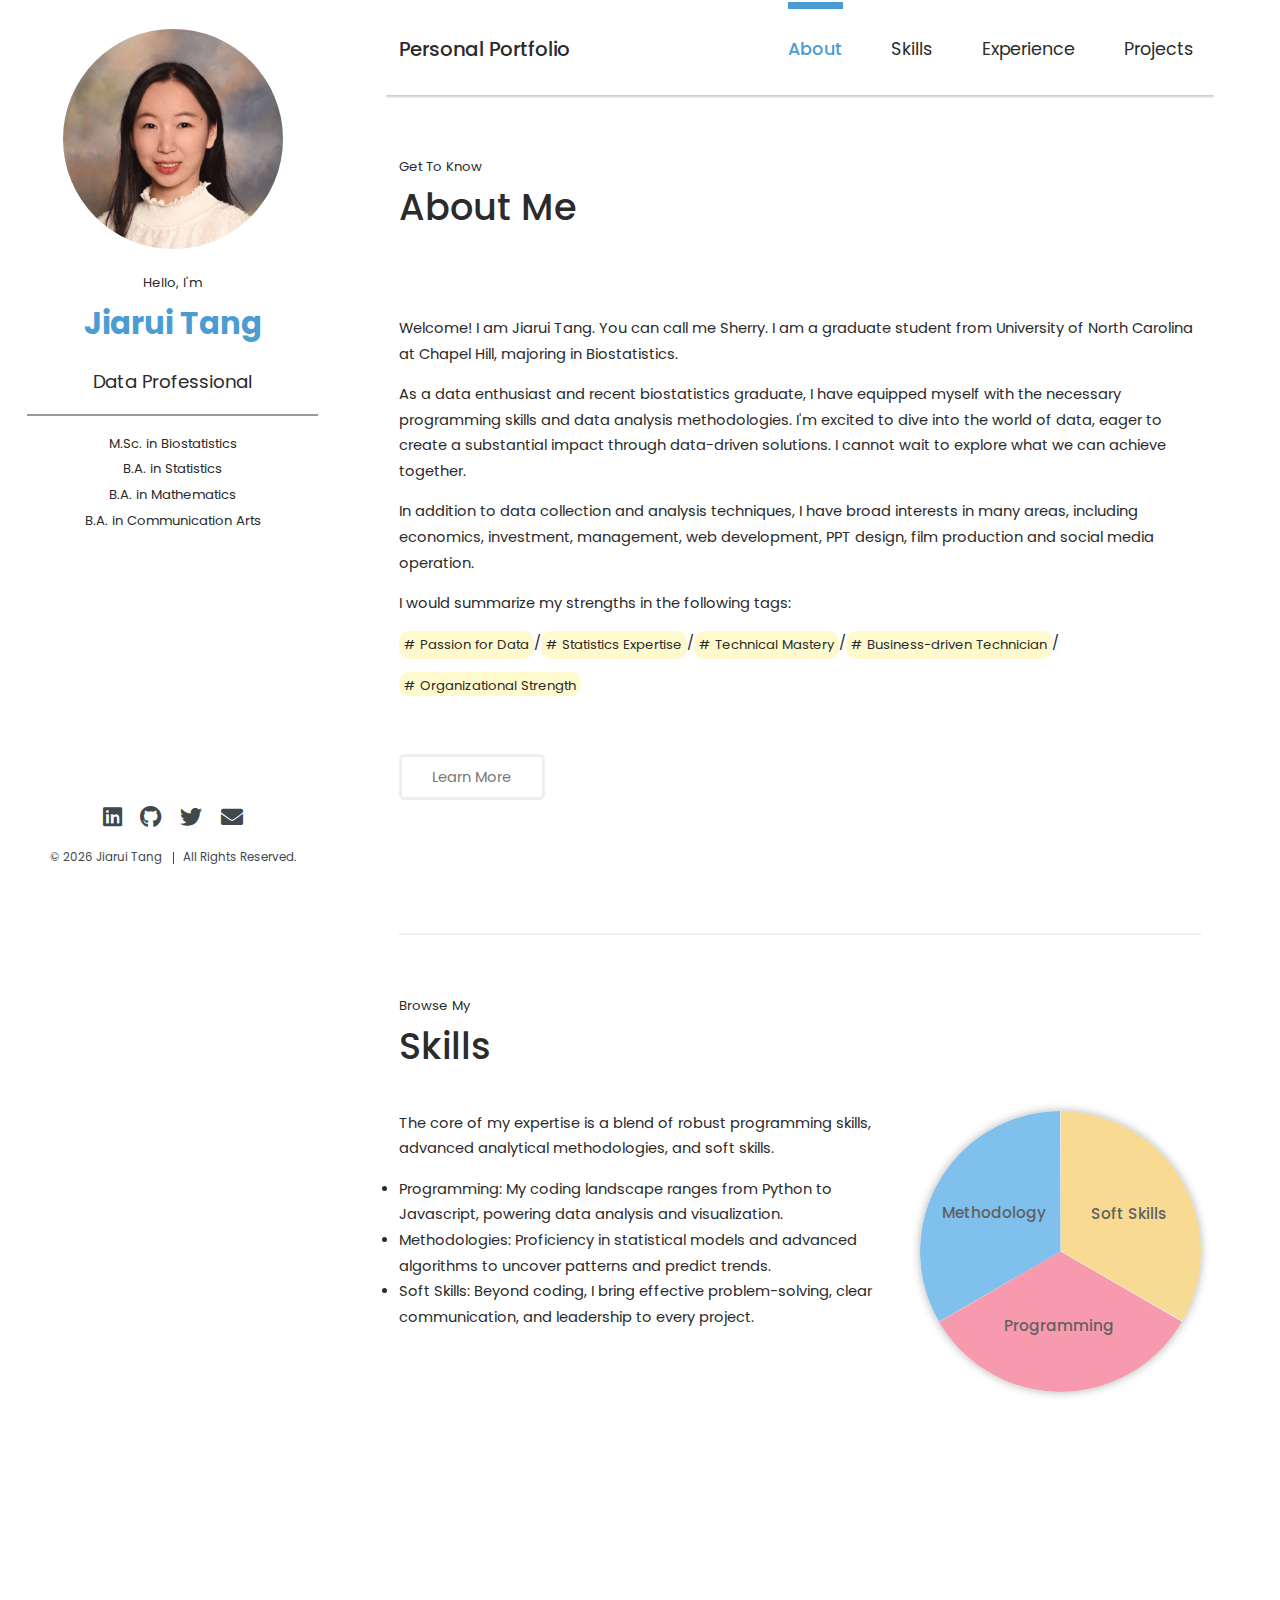
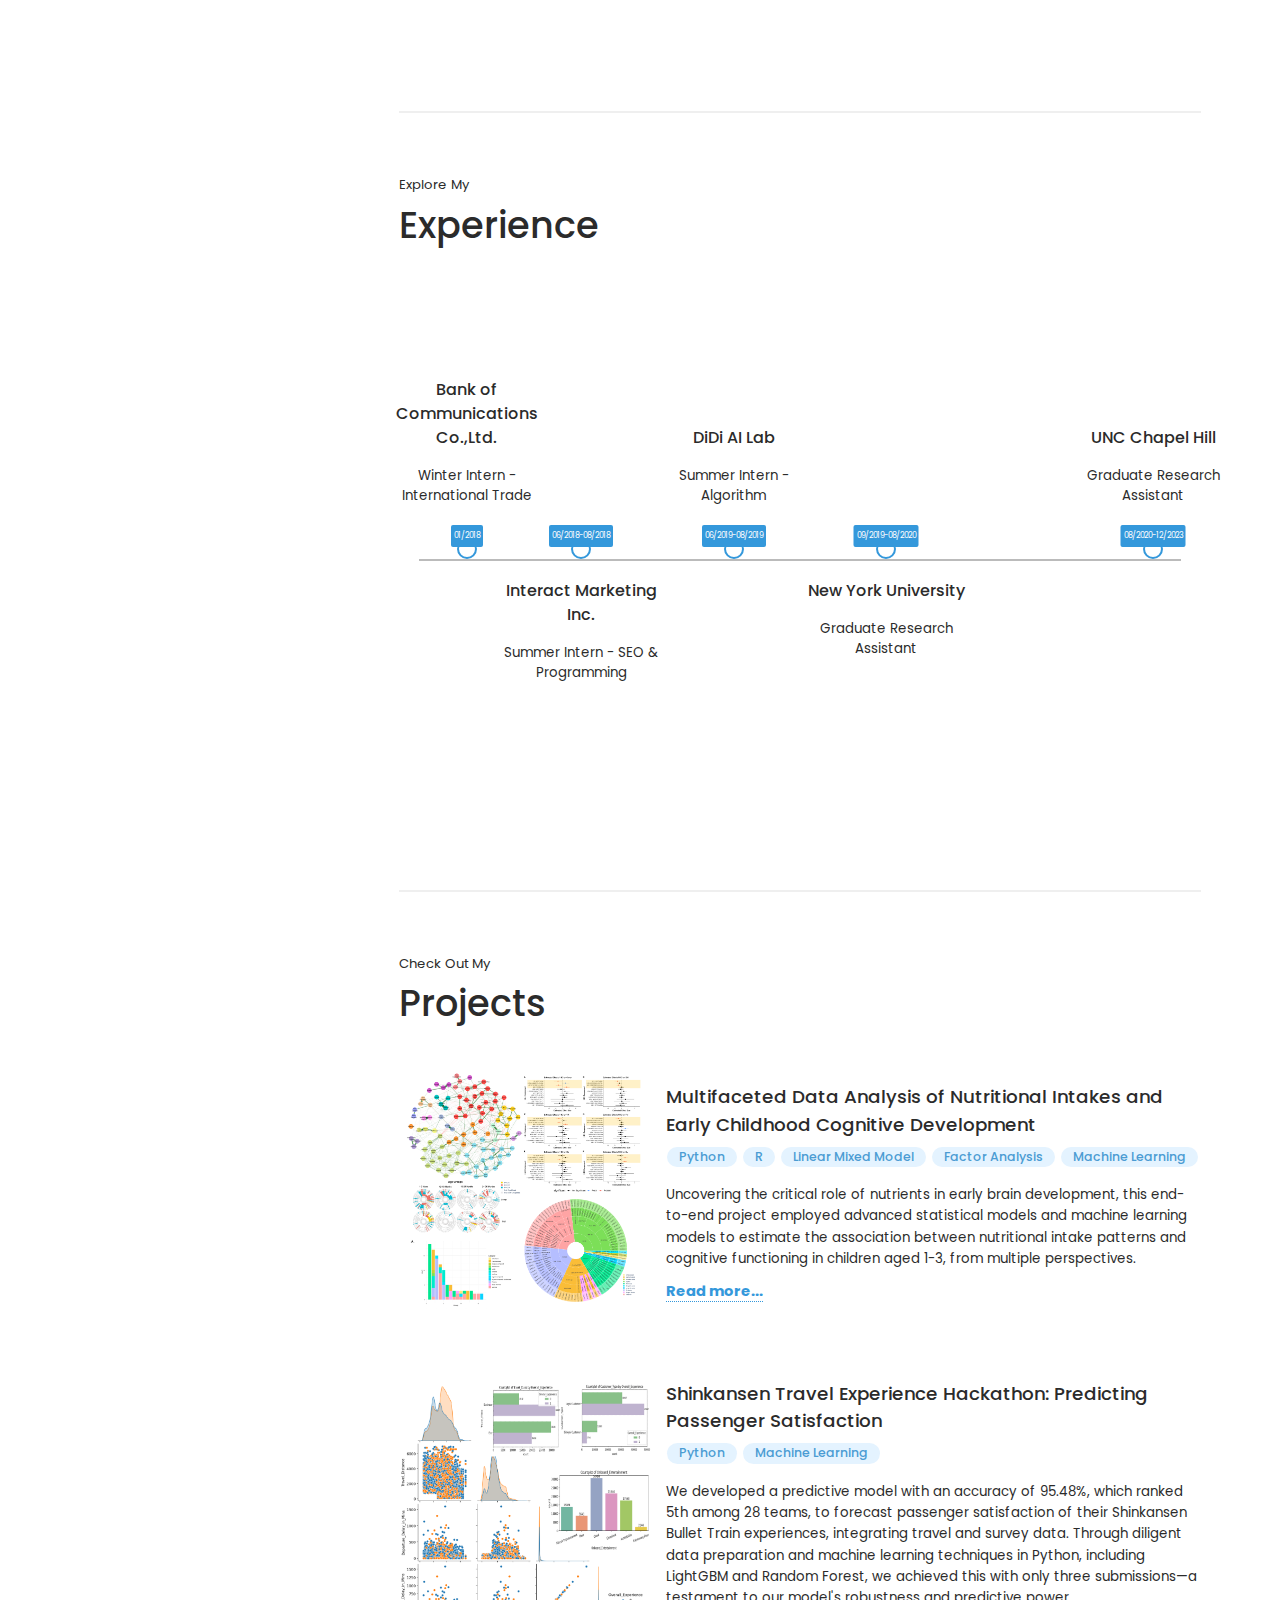
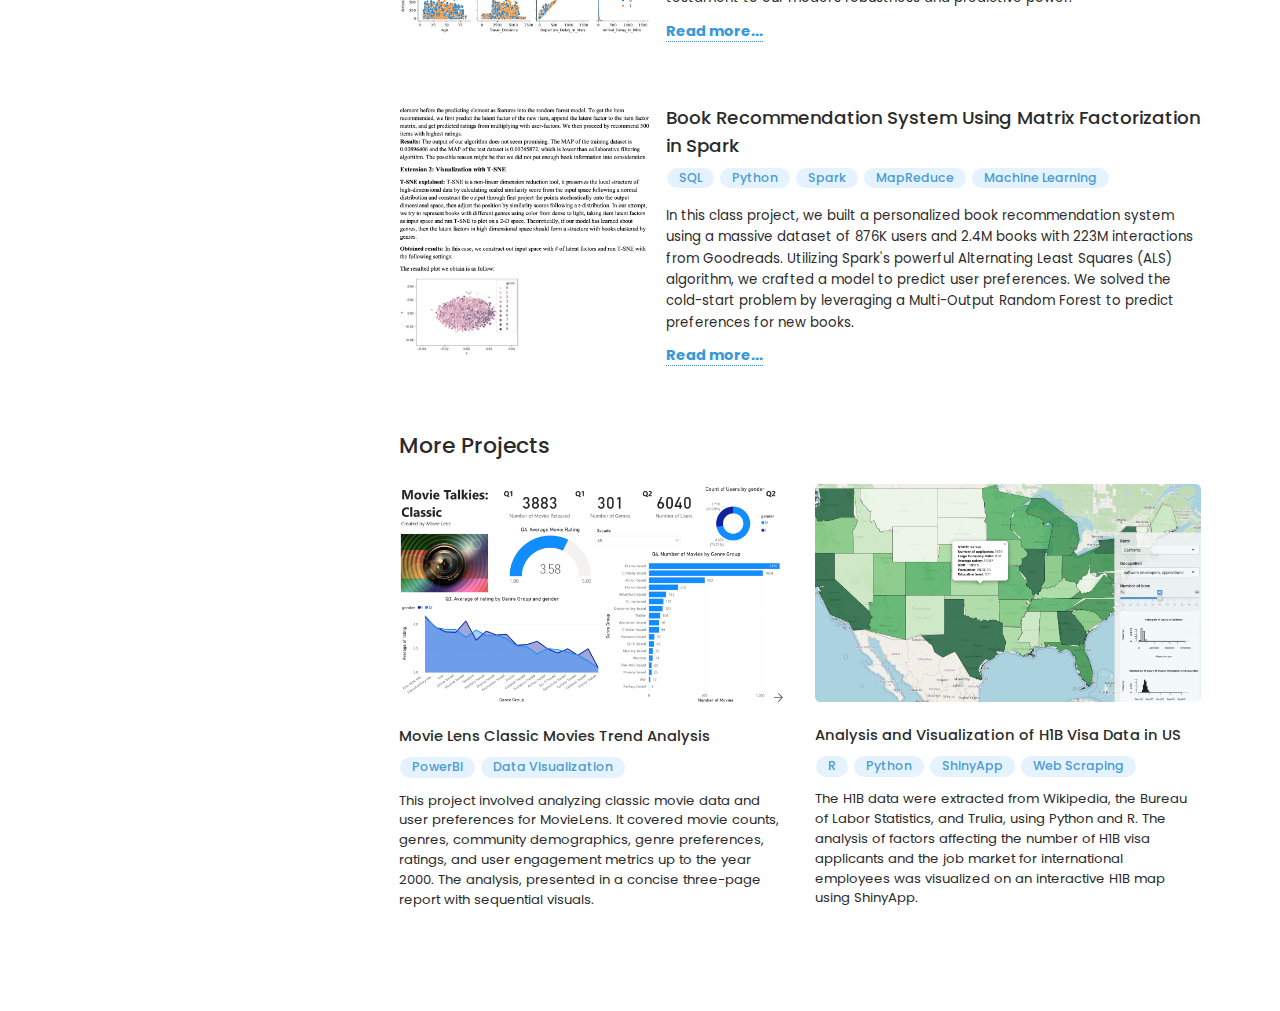
<file: index.html>
<!DOCTYPE HTML>
<!--
	Strata by HTML5 UP
	html5up.net | @ajlkn
	Free for personal and commercial use under the CCA 3.0 license (html5up.net/license)
-->
<html>
	<head>
		<title>Jiarui Tang's Personal Portfolio</title>
		<meta charset="utf-8" />
		<meta name="viewport" content="width=device-width, initial-scale=1" />
		<link rel="stylesheet" href="assets/css/main.css" />
	</head>
	<body class="is-preload">

		<!-- Header -->
			<header id="header">
				<div class="inner">
					<a href="#" class="image avatar"><img src="images/profile_img.jpeg" alt="" /></a>
					<h5>Hello, I'm</h5>
					<h1><strong>Jiarui Tang</strong></h1><br />
					<h3>Data Professional</h3>
					<hr>
					<p>M.Sc. in Biostatistics</p>
					<p>B.A. in Statistics</p>
					<p>B.A. in Mathematics</p>
					<p>B.A. in Communication Arts</p>
				</div>
				<div class="arrow-container">
					<img
						src="./assets/arrow.png"
						alt="Arrow icon"
						class="icon arrow mobile-header"
						onclick="location.href='./#about'"
					/>
				</div>
			</header>
		
			<!-- Nav -->
			<button id="openbtn" class="openbtn" onclick="openNav()" title="Navigation Bar">&#9776;</button>
			
			<nav id="desktop-nav">
				<div class="title">
					<a href="#">Personal Portfolio</a>
				</div>
				<div>
					<ul class="nav-links">
					<li><a href="#about" id="about-link-top" class="focus">About</a></li>
					<li><a href="#skills" id="skills-link">Skills</a></li>
					<li><a href="#experience" id="experience-link">Experience</a></li>
					<li><a href="#projects" id="projects-link">Projects</a></li>
					</ul>
				</div>
			</nav>

			<nav id="scroll-nav">
				<div class="title">
					<a href="#">Personal Portfolio</a>
				</div>
				<div class="title mobile">
					<a href="#">Jiarui Tang</a>
				</div>
				<div>
					<ul class="nav-links">
					<li><a href="#about" id="about-link" class="focus">About</a></li>
					<li><a href="#skills" id="skills-link">Skills</a></li>
					<li><a href="#experience" id="experience-link">Experience</a></li>
					<li><a href="#projects" id="projects-link">Projects</a></li>
					</ul>
				</div>
				<!-- Button to close the overlay navigation -->
				<a href="javascript:void(0)" class="closebtn" onclick="closeNav()">&times;</a>
			</nav>
			
			<nav id="hamburger-nav">
				<div class="hamburger-menu">
				  <div class="hamburger-icon" onclick="toggleMenu()">
					<span></span>
					<span></span>
					<span></span>
				  </div>
				  <div class="menu-links">
					<li><a href="#about" onclick="toggleMenu()">About</a></li>
					<li><a href="#skills" onclick="toggleMenu()">Skills</a></li>
					<li><a href="#experience" onclick="toggleMenu()">Experience</a></li>
					<li><a href="#projects" onclick="toggleMenu()">Projects</a></li>
					<li><a href="#contact" onclick="toggleMenu()">Contact</a></li>
				  </div>
				</div>
			</nav>
		
			<!--Back to Top-->
			<a onclick="topFunction()" href="#" id="back-to-top" class="back-to-top" style="display: inline;">
				<p class="back-to-top">Top</p>
				<img src="assets/icon/icons8-up-arrow-64.png">
			</a>
			

		<!-- Main -->
			<div id="main">
				<!-- About -->
					<section id="about">
						<header class="major">
							<p>Get To Know</p>
							<b><h1>About Me</h1></b>
						</header>
						<div>
							<p>Welcome! I am Jiarui Tang. You can call me Sherry. I am a graduate student from University of North Carolina at Chapel Hill, majoring in Biostatistics.</p>
							<p>As a data enthusiast and recent biostatistics graduate, I have equipped myself with the necessary programming skills and data analysis methodologies. I'm excited to dive into the world of data, eager to create a substantial impact through data-driven solutions. I cannot wait to explore what we can achieve together. </p>
							<p>In addition to data collection and analysis techniques, I have broad interests in many areas, including economics, investment, management, web development, PPT design, film production and social media operation.</p>
							<p>I would summarize my strengths in the following tags:</p>
							<div class="row gtr-0">
								<!-- <h5 class="nobold">Tags: </h5> -->
								<h6 class="nobold tag"># Passion for Data</h6><p>/</p>
								<h6 class="nobold tag"># Statistics Expertise</h6><p>/</p>
								<h6 class="nobold tag"># Technical Mastery</h6><p>/</p>
								<h6 class="nobold tag"># Business-driven Technician</h6><p>/</p>
								<h6 class="nobold tag"># Organizational Strength</h6>
							</div>
						</div>

						<!-- Learn More Button -->
						<ul class="actions">
							<li><a href="about.html" class="button" target="_blank">Learn More</a></li>
						</ul>

					</section>

				<!-- Skills -->
				<section id="skills">
					<header class="major">
						<p>Browse My</p>
						<b><h1>Skills</h1></b>
					</header>

					<div class="skills-container">
						<div class="skills-detail">
							<div class="skillsintro-container">
								<p>
									The core of my expertise is a blend of robust programming skills, advanced analytical methodologies, and soft skills.
								</p>
								<div>
									<li>Programming: My coding landscape ranges from Python to Javascript, powering data analysis and visualization.</li>
									<li>Methodologies: Proficiency in statistical models and advanced algorithms to uncover patterns and predict trends.</li>
									<li>Soft Skills: Beyond coding, I bring effective problem-solving, clear communication, and leadership to every project.</li>
								</div>
							</div>

							<div class="mobile-skills-title">Programming</div>
							<div class="programming-container">
								<div class="programming-skills">
									<div class="skill-name">Python</div>
									<div class="skill-line"><div class="skill-percentage" style="width: 95%;"></div></div>
								</div>
								<div class="programming-skills">
									<div class="skill-name">PyTorch</div>
									<div class="skill-line"><div class="skill-percentage" style="width: 85%;"></div></div>
								</div>
								<div class="programming-skills">
									<div class="skill-name">TensorFlow</div>
									<div class="skill-line"><div class="skill-percentage" style="width: 75%;"></div></div>
								</div>
								<div class="programming-skills">
									<div class="skill-name">R</div>
									<div class="skill-line"><div class="skill-percentage" style="width: 95%;"></div></div>
								</div>
								<div class="programming-skills">
									<div class="skill-name">Java</div>
									<div class="skill-line"><div class="skill-percentage" style="width: 50%;"></div></div>
								</div>
								<div class="programming-skills">
									<div class="skill-name">SAS</div>
									<div class="skill-line"><div class="skill-percentage" style="width: 75%;"></div></div>
								</div>
								
								<div class="programming-skills">
									<div class="skill-name">SQL</div>
									<div class="skill-line"><div class="skill-percentage" style="width: 80%;"></div></div>
								</div>
								<div class="programming-skills">
									<div class="skill-name">Spark</div>
									<div class="skill-line"><div class="skill-percentage" style="width: 30%;"></div></div>
								</div>
								<div class="programming-skills">
									<div class="skill-name">HTML, CSS, JavaScript</div>
									<div class="skill-line"><div class="skill-percentage" style="width: 30%;"></div></div>
								</div>
							</div>
							<div class="mobile-skills-title">Methodology</div>
							<div class="skills-wrapper">
								<div class="skill">
								  <div class="skill-icon">
									<i class="fas fa-chart-line"></i>
								  </div>
								  <h3 class="skill-title">Statistical Modeling</h3>
								  <p class="skill-description">Regression Analysis, Hypothesis Testing, Longitudinal Data Analysis, Survival Analysis, Factor Analysis.</p>
								</div>
								<div class="skill">
								  <div class="skill-icon">
									<i class="fas fa-code"></i>
								  </div>
								  <h3 class="skill-title">Machine Learning</h3>
								  <p class="skill-description">Logistic Regression, Decision Tree, Random Forests, XGBoost, SVM.</p>
								</div>
								<div class="skill">
								  <div class="skill-icon">
									<i class="fas fa-chart-pie"></i>
								  </div>
								  <h3 class="skill-title">Deep Learning</h3>
								  <p class="skill-description">UNet, CNN, RNN, LSTM, VAE.</p>
								</div>
								<div class="skill">
								  <div class="skill-icon">
									<i class="fas fa-paint-brush"></i>
								  </div>
								  <h3 class="skill-title">Mathematics</h3>
								  <p class="skill-description">Linear Algebra, Linear Optimization, Stochastic Process.</p>
								</div>
							</div>
							<div class="mobile-skills-title" style="padding-left: 5%;">Soft Skills</div>
							<div id="soft-list" class="soft-list">
								<div class="soft-item">
									<div class="soft-title">Empathy</div>
									<div class="soft-description">Understanding and sharing the feelings of others.</div>
								</div>
								<div class="soft-item">
									<div class="soft-title">Problem-Solving</div>
									<div class="soft-description">Effectively analyzing issues and finding the best solutions.</div>
								</div>
								<div class="soft-item">
									<div class="soft-title">Information Searching</div>
									<div class="soft-description">Identifying, locating, evaluating, and effectively using information.</div>
								</div>
								<div class="soft-item">
									<div class="soft-title">Summarizing</div>
									<div class="soft-description">Condensing information to its most essential points.</div>
								</div>
								<div class="soft-item">
									<div class="soft-title">Leadership</div>
									<div class="soft-description">Inspiring and guiding individuals or groups towards achieving goals.</div>
								</div>
							</div>
							
						</div>
						
						<div class="circle-plot">
							<div class="segment programming" data-category="programming" id="programming-container-pie"><h4>Programming</h4></div>
							<div class="segment methodology" data-category="methodology" id="skills-wrapper-pie"><h4>Methodology</h4></div>
							<div class="segment soft-skills" data-category="soft-skills" id="soft-list-pie"><h4>Soft Skills</h4></div>
						</div>
					</div>
				</section>


				<!-- Experience -->
				<section id="experience">
					<header class="major">
						<p>Explore My</p>
						<b><h1>Experience</h1></b>
					</header>
					<div class="timeline-container" id="timeline-desktop">
						<div class="timeline">
							<div class="timeline-point" data-year="01/2018">
								<div class="content top">
									<h3>Bank of Communications Co.,Ltd.</h3>
									<p>Winter Intern - International Trade</p>
								</div>
							</div>
							<div class="timeline-point" data-year="06/2018-08/2018">
								<div class="content bottom">
									<h3>Interact Marketing Inc.</h3>
									<p>Summer Intern - SEO & Programming</p>
								</div>
							</div>
							<div class="timeline-point" data-year="06/2019-08/2019">
								<div class="content top">
									<h3>DiDi AI Lab</h3>
									<p>Summer Intern - Algorithm</p>
								</div>
							</div>
							<div class="timeline-point" data-year="09/2019-08/2020">
								<div class="content bottom">
									<h3>New York University</h3>
									<p>Graduate Research Assistant</p>
								</div>
							</div>
							<div class="timeline-point" data-year="08/2020-12/2023">
								<div class="content top">
									<h3>UNC Chapel Hill</h3>
									<p>Graduate Research Assistant</p>
								</div>
							</div>
						</div>
					</div>
					<div class="timeline-container" id="timeline-mobile">
						<div class="timeline">
							<div class="timeline-block">
								<div class="timeline-point" data-year="01/2018"></div>
									<div class="content">
											<h3>Bank of Communications Co.,Ltd.</h3>
											<p>Winter Intern - International Trade</p>
									</div>
							</div>
						  <!-- ... other blocks ... -->
							<div class="timeline-block">
								<div class="timeline-point" data-year="06/2018-08/2018"></div>
									<div class="content left">
											<h3>Interact Marketing Inc.</h3>
											<p>Summer Intern - SEO & Programming</p>
									</div>
								
							</div>
						  <!-- other block -->
							<div class="timeline-block">
								<div class="timeline-point" data-year="06/2019-08/2019"></div>
									<div class="content">
										<h3>DiDi AI Lab</h3>
										<p>Summer Intern - Algorithm</p>
									</div>
								
							</div>
						  <!-- other block -->
							<div class="timeline-block">
								<div class="timeline-point" data-year="09/2019-08/2020"></div>
									<div class="content left">
										<h3>New York University</h3>
										<p>Graduate Research Assistant</p>
									</div>
								
							</div>
						  <!-- other block -->
							<div class="timeline-block">
								<div class="timeline-point" data-year="08/2020-12/2023"></div>
									<div class="content">
										<h3>UNC Chapel Hill</h3>
										<p>Graduate Research Assistant</p>
									</div>
								</div>
							
						</div>
					</div>				
				</section>

				<!-- Projects -->
					<section id="projects">
						<header class="major">
							<p>Check Out My</p>
							<b><h1>Projects</h1></b>
						</header>
						<div class="project desktop">
							<div class="project-image">
								<img src="images/dietary_intake_overview.png" alt="Project Image">
							</div>
							<div class="project-description">
								<h4>Multifaceted Data Analysis of Nutritional Intakes and Early Childhood Cognitive Development</h4>
								<div class="project-tools">
									<span class="tool-tag">Python</span>
									<span class="tool-tag">R</span>
									<span class="tool-tag">Linear Mixed Model</span>
									<span class="tool-tag">Factor Analysis</span>
									<span class="tool-tag">Machine Learning</span>
								</div>
								<p>
									Uncovering the critical role of nutrients in early brain development, this end-to-end project employed advanced statistical models and machine learning models to estimate the association between nutritional intake patterns and cognitive functioning in children aged 1-3, from multiple perspectives. 
								</p>
								<a href="nutritional-intake-project.html" target="_blank">Read more...</a>
							</div>
						</div>
						<div class="tablet">
							<h4>Multifaceted Data Analysis of Nutritional Intakes and Early Childhood Cognitive Development</h4>
							<div class="project-tools">
								<span class="tool-tag">Python</span>
								<span class="tool-tag">R</span>
								<span class="tool-tag">Linear Mixed Model</span>
								<span class="tool-tag">Factor Analysis</span>
								<span class="tool-tag">Machine Learning</span>
							</div>
							<div class="project">
								<div class="project-image">
									<img src="images/dietary_intake_overview.png" alt="Project Image">
								</div>
								<div class="project-image portrait">
									<img src="images/dietary-intake-portrait.png" alt="Project Image">
								</div>
								<div class="project-description">
									<p>
										Uncovering the critical role of nutrients in early brain development, this end-to-end project employed advanced statistical models and machine learning models to estimate the association between nutritional intake patterns and cognitive functioning in children aged 1-3, from multiple perspectives. 
									</p>
									<a href="nutritional-intake-project.html" target="_blank">Read more...</a>
								</div>
							</div>
						</div>

						<div class="project desktop">
							<div class="project-image">
								<img src="images/passenger-experienc-project-poster.png" alt="Shinkansen Travel Experience Hackathon Image">
							</div>
							<div class="project-description">
								<h4>Shinkansen Travel Experience Hackathon: Predicting Passenger Satisfaction</h4>
								<div class="project-tools">
									<span class="tool-tag">Python</span>
									<span class="tool-tag">Machine Learning</span>
								</div>
								<p>
									We developed a predictive model with an accuracy of 95.48%, which ranked 5th among 28 teams, to forecast passenger satisfaction of their Shinkansen Bullet Train experiences, integrating travel and survey data. Through diligent data preparation and machine learning techniques in Python, including LightGBM and Random Forest, we achieved this with only three submissions—a testament to our model's robustness and predictive power.
								</p>
								<a href="passenger-experience-project.html" target="_blank">Read more...</a>
							</div>
						</div>
						<div class="tablet">
							<h4>Shinkansen Travel Experience Hackathon: Predicting Passenger Satisfaction</h4>
							<div class="project-tools">
								<span class="tool-tag">Python</span>
								<span class="tool-tag">Machine Learning</span>
							</div>
							<div class="project">
								<div class="project-image">
									<img src="images/passenger-experienc-project-poster.png" alt="Shinkansen Travel Experience Hackathon Image">
								</div>
								<div class="project-image portrait">
									<img src="images/passenger-experience-portrait.png" alt="Shinkansen Travel Experience Hackathon Image">
								</div>
								<div class="project-description">
									<p>
										We developed a predictive model with an accuracy of 95.48%, which ranked 5th among 28 teams, to forecast passenger satisfaction of their Shinkansen Bullet Train experiences, integrating travel and survey data. Through diligent data preparation and machine learning techniques in Python, including LightGBM and Random Forest, we achieved this with only three submissions—a testament to our model's robustness and predictive power.
									</p>
									<a href="passenger-experience-project.html" target="_blank">Read more...</a>
								</div>
							</div>
						</div>

						<div class="project desktop">
							<div class="project-image">
								<img src="images/Book-recommendation-project-preview.png" alt="Project Image">
							</div>
							<div class="project-description">
								<h4>Book Recommendation System Using Matrix Factorization in Spark</h4>
								<div class="project-tools">
									<span class="tool-tag">SQL</span>
									<span class="tool-tag">Python</span>
									<span class="tool-tag">Spark</span>
									<span class="tool-tag">MapReduce</span>
									<span class="tool-tag">Machine Learning</span>
								</div>
								<p>
									In this class project, we built a personalized book recommendation system using a massive dataset of 876K users and 2.4M books with 223M interactions from Goodreads. Utilizing Spark's powerful Alternating Least Squares (ALS) algorithm, we crafted a model to predict user preferences. We solved the cold-start problem by leveraging a Multi-Output Random Forest to predict preferences for new books.
								</p>
								<a href="https://github.com/JiaruiTang/Book-Recommendation-Project" target="_blank">Read more...</a>
							</div>
						</div>
						<div class="tablet">
							<h4>Book Recommendation System Using Matrix Factorization in Spark</h4>
							<div class="project-tools">
								<span class="tool-tag">SQL</span>
								<span class="tool-tag">Python</span>
								<span class="tool-tag">Spark</span>
								<span class="tool-tag">MapReduce</span>
								<span class="tool-tag">Machine Learning</span>
							</div>
							<div class="project">
								<div class="project-image">
									<img src="images/Book-recommendation-project-preview.png" alt="Project Image">
								</div>
								<div class="project-image portrait">
									<img src="images/book-recommendation-portrait.png" alt="Project Image">
								</div>
								<div class="project-description">
									<p>
										In this class project, we built a personalized book recommendation system using a massive dataset of 876K users and 2.4M books with 223M interactions from Goodreads. Utilizing Spark's powerful Alternating Least Squares (ALS) algorithm, we crafted a model to predict user preferences. We solved the cold-start problem by leveraging a Multi-Output Random Forest to predict preferences for new books.
									</p>
									<a href="https://github.com/JiaruiTang/Book-Recommendation-Project" target="_blank">Read more...</a>
								</div>
							</div>
						</div>

						<h3>More Projects</h3>

						<div class="row">
							<article class="col-6 col-12-xsmall work-item">
								<a href="https://app.powerbi.com/view?r=eyJrIjoiMzE5OGJkZWYtMDE5YS00NzU0LWFhNDgtMjhhNjcxZDM2YjYwIiwidCI6IjU4YjNkNTRmLTE2YzktNDJkMy1hZjA4LTFmY2FiZDA5NTY2NiIsImMiOjF9" class="image fit thumb" target="_blank"><img src="images/MovieLens-Project.png" alt="" /></a>
								<h3>Movie Lens Classic Movies Trend Analysis</h3>
								<div class="project-tools">
									<span class="tool-tag">PowerBI</span>
									<span class="tool-tag">Data Visualization</span>
								</div>
								<p>This project involved analyzing classic movie data and user preferences for MovieLens. It covered movie counts, genres, community demographics, genre preferences, ratings, and user engagement metrics up to the year 2000. The analysis, presented in a concise three-page report with sequential visuals.</p>
							</article>
							<article class="col-6 col-12-xsmall work-item">
								<a href="https://jiaruitang.shinyapps.io/myapp-1/" class="image fit thumb" target="_blank"><img src="images/H1b Visa Visualization.png" alt="" /></a>
								<h3>Analysis and Visualization of H1B Visa Data in US</h3>
								<div class="project-tools">
									<span class="tool-tag">R</span>
									<span class="tool-tag">Python</span>
									<span class="tool-tag">ShinyApp</span>
									<span class="tool-tag">Web Scraping</span>
								</div>
								<p>The H1B data were extracted from Wikipedia, the Bureau of Labor Statistics, and Trulia, using Python and R. The analysis of factors affecting the number of H1B visa applicants and the job market for international employees was visualized on an interactive H1B map using ShinyApp.</p>
							</article>
							<!-- <article class="col-6 col-12-xsmall work-item">
								<a href="images/fulls/03.jpg" class="image fit thumb"><img src="images/thumbs/03.jpg" alt="" /></a>
								<h3>Tortor metus commodo</h3>
								<p>Lorem ipsum dolor sit amet nisl sed nullam feugiat.</p>
							</article>
							<article class="col-6 col-12-xsmall work-item">
								<a href="images/fulls/04.jpg" class="image fit thumb"><img src="images/thumbs/04.jpg" alt="" /></a>
								<h3>Quam neque phasellus</h3>
								<p>Lorem ipsum dolor sit amet nisl sed nullam feugiat.</p>
							</article>
							<article class="col-6 col-12-xsmall work-item">
								<a href="images/fulls/05.jpg" class="image fit thumb"><img src="images/thumbs/05.jpg" alt="" /></a>
								<h3>Nunc enim commodo aliquet</h3>
								<p>Lorem ipsum dolor sit amet nisl sed nullam feugiat.</p>
							</article>
							<article class="col-6 col-12-xsmall work-item">
								<a href="images/fulls/06.jpg" class="image fit thumb"><img src="images/thumbs/06.jpg" alt="" /></a>
								<h3>Risus ornare lacinia</h3>
								<p>Lorem ipsum dolor sit amet nisl sed nullam feugiat.</p>
							</article> -->
						</div>
						<!-- <ul class="actions">
							<li><a href="#" class="button">Full Portfolio</a></li>
						</ul> -->
					</section>

				<!-- Three -->
					<!-- <section id="projects">
						<h2>Get In Touch</h2>
						<p>Accumsan pellentesque commodo blandit enim arcu non at amet id arcu magna. Accumsan orci faucibus id eu lorem semper nunc nisi lorem vulputate lorem neque lorem ipsum dolor.</p>
						<div class="row">
							<div class="col-8 col-12-small">
								<form method="post" action="#">
									<div class="row gtr-uniform gtr-50">
										<div class="col-6 col-12-xsmall"><input type="text" name="name" id="name" placeholder="Name" /></div>
										<div class="col-6 col-12-xsmall"><input type="email" name="email" id="email" placeholder="Email" /></div>
										<div class="col-12"><textarea name="message" id="message" placeholder="Message" rows="4"></textarea></div>
									</div>
								</form>
								<ul class="actions">
									<li><input type="submit" value="Send Message" /></li>
								</ul>
							</div>
							<div class="col-4 col-12-small">
								<ul class="labeled-icons">
									<li>
										<h3 class="icon solid fa-home"><span class="label">Address</span></h3>
										1234 Somewhere Rd.<br />
										Nashville, TN 00000<br />
										United States
									</li>
									<li>
										<h3 class="icon solid fa-mobile-alt"><span class="label">Phone</span></h3>
										000-000-0000
									</li>
									<li>
										<h3 class="icon solid fa-envelope"><span class="label">Email</span></h3>
										<a href="#">hello@untitled.tld</a>
									</li>
								</ul>
							</div>
						</div>
					</section> -->

				<!-- Four -->
				<!-- 
					<section id="four">
						<h2>Elements</h2>

						<section>
							<h4>Text</h4>
							<p>This is <b>bold</b> and this is <strong>strong</strong>. This is <i>italic</i> and this is <em>emphasized</em>.
							This is <sup>superscript</sup> text and this is <sub>subscript</sub> text.
							This is <u>underlined</u> and this is code: <code>for (;;) { ... }</code>. Finally, <a href="#">this is a link</a>.</p>
							<hr />
							<header>
								<h4>Heading with a Subtitle</h4>
								<p>Lorem ipsum dolor sit amet nullam id egestas urna aliquam</p>
							</header>
							<p>Nunc lacinia ante nunc ac lobortis. Interdum adipiscing gravida odio porttitor sem non mi integer non faucibus ornare mi ut ante amet placerat aliquet. Volutpat eu sed ante lacinia sapien lorem accumsan varius montes viverra nibh in adipiscing blandit tempus accumsan.</p>
							<header>
								<h5>Heading with a Subtitle</h5>
								<p>Lorem ipsum dolor sit amet nullam id egestas urna aliquam</p>
							</header>
							<p>Nunc lacinia ante nunc ac lobortis. Interdum adipiscing gravida odio porttitor sem non mi integer non faucibus ornare mi ut ante amet placerat aliquet. Volutpat eu sed ante lacinia sapien lorem accumsan varius montes viverra nibh in adipiscing blandit tempus accumsan.</p>
							<hr />
							<h2>Heading Level 2</h2>
							<h3>Heading Level 3</h3>
							<h4>Heading Level 4</h4>
							<h5>Heading Level 5</h5>
							<h6>Heading Level 6</h6>
							<hr />
							<h5>Blockquote</h5>
							<blockquote>Fringilla nisl. Donec accumsan interdum nisi, quis tincidunt felis sagittis eget tempus euismod. Vestibulum ante ipsum primis in faucibus vestibulum. Blandit adipiscing eu felis iaculis volutpat ac adipiscing accumsan faucibus. Vestibulum ante ipsum primis in faucibus lorem ipsum dolor sit amet nullam adipiscing eu felis.</blockquote>
							<h5>Preformatted</h5>
							<pre><code>i = 0;

while (!deck.isInOrder()) {
print 'Iteration ' + i;
deck.shuffle();
i++;
}

print 'It took ' + i + ' iterations to sort the deck.';</code></pre>
						</section>

						<section>
							<h4>Lists</h4>
							<div class="row">
								<div class="col-6 col-12-xsmall">
									<h5>Unordered</h5>
									<ul>
										<li>Dolor pulvinar etiam magna etiam.</li>
										<li>Sagittis adipiscing lorem eleifend.</li>
										<li>Felis enim feugiat dolore viverra.</li>
									</ul>
									<h5>Alternate</h5>
									<ul class="alt">
										<li>Dolor pulvinar etiam magna etiam.</li>
										<li>Sagittis adipiscing lorem eleifend.</li>
										<li>Felis enim feugiat dolore viverra.</li>
									</ul>
								</div>
								<div class="col-6 col-12-xsmall">
									<h5>Ordered</h5>
									<ol>
										<li>Dolor pulvinar etiam magna etiam.</li>
										<li>Etiam vel felis at lorem sed viverra.</li>
										<li>Felis enim feugiat dolore viverra.</li>
										<li>Dolor pulvinar etiam magna etiam.</li>
										<li>Etiam vel felis at lorem sed viverra.</li>
										<li>Felis enim feugiat dolore viverra.</li>
									</ol>
									<h5>Icons</h5>
									<ul class="icons">
										<li><a href="#" class="icon brands fa-twitter"><span class="label">Twitter</span></a></li>
										<li><a href="#" class="icon brands fa-facebook-f"><span class="label">Facebook</span></a></li>
										<li><a href="#" class="icon brands fa-instagram"><span class="label">Instagram</span></a></li>
										<li><a href="#" class="icon brands fa-github"><span class="label">Github</span></a></li>
										<li><a href="#" class="icon brands fa-dribbble"><span class="label">Dribbble</span></a></li>
										<li><a href="#" class="icon brands fa-tumblr"><span class="label">Tumblr</span></a></li>
									</ul>
								</div>
							</div>
							<h5>Actions</h5>
							<ul class="actions">
								<li><a href="#" class="button primary">Default</a></li>
								<li><a href="#" class="button">Default</a></li>
							</ul>
							<ul class="actions small">
								<li><a href="#" class="button primary small">Small</a></li>
								<li><a href="#" class="button small">Small</a></li>
							</ul>
							<div class="row">
								<div class="col-6 col-12-small">
									<ul class="actions stacked">
										<li><a href="#" class="button primary">Default</a></li>
										<li><a href="#" class="button">Default</a></li>
									</ul>
								</div>
								<div class="col-6 col-12-small">
									<ul class="actions stacked">
										<li><a href="#" class="button primary small">Small</a></li>
										<li><a href="#" class="button small">Small</a></li>
									</ul>
								</div>
								<div class="col-6 col-12-small">
									<ul class="actions stacked">
										<li><a href="#" class="button primary fit">Default</a></li>
										<li><a href="#" class="button fit">Default</a></li>
									</ul>
								</div>
								<div class="col-6 col-12-small">
									<ul class="actions stacked">
										<li><a href="#" class="button primary small fit">Small</a></li>
										<li><a href="#" class="button small fit">Small</a></li>
									</ul>
								</div>
							</div>
						</section>

						<section>
							<h4>Table</h4>
							<h5>Default</h5>
							<div class="table-wrapper">
								<table>
									<thead>
										<tr>
											<th>Name</th>
											<th>Description</th>
											<th>Price</th>
										</tr>
									</thead>
									<tbody>
										<tr>
											<td>Item One</td>
											<td>Ante turpis integer aliquet porttitor.</td>
											<td>29.99</td>
										</tr>
										<tr>
											<td>Item Two</td>
											<td>Vis ac commodo adipiscing arcu aliquet.</td>
											<td>19.99</td>
										</tr>
										<tr>
											<td>Item Three</td>
											<td> Morbi faucibus arcu accumsan lorem.</td>
											<td>29.99</td>
										</tr>
										<tr>
											<td>Item Four</td>
											<td>Vitae integer tempus condimentum.</td>
											<td>19.99</td>
										</tr>
										<tr>
											<td>Item Five</td>
											<td>Ante turpis integer aliquet porttitor.</td>
											<td>29.99</td>
										</tr>
									</tbody>
									<tfoot>
										<tr>
											<td colspan="2"></td>
											<td>100.00</td>
										</tr>
									</tfoot>
								</table>
							</div>

							<h5>Alternate</h5>
							<div class="table-wrapper">
								<table class="alt">
									<thead>
										<tr>
											<th>Name</th>
											<th>Description</th>
											<th>Price</th>
										</tr>
									</thead>
									<tbody>
										<tr>
											<td>Item One</td>
											<td>Ante turpis integer aliquet porttitor.</td>
											<td>29.99</td>
										</tr>
										<tr>
											<td>Item Two</td>
											<td>Vis ac commodo adipiscing arcu aliquet.</td>
											<td>19.99</td>
										</tr>
										<tr>
											<td>Item Three</td>
											<td> Morbi faucibus arcu accumsan lorem.</td>
											<td>29.99</td>
										</tr>
										<tr>
											<td>Item Four</td>
											<td>Vitae integer tempus condimentum.</td>
											<td>19.99</td>
										</tr>
										<tr>
											<td>Item Five</td>
											<td>Ante turpis integer aliquet porttitor.</td>
											<td>29.99</td>
										</tr>
									</tbody>
									<tfoot>
										<tr>
											<td colspan="2"></td>
											<td>100.00</td>
										</tr>
									</tfoot>
								</table>
							</div>
						</section>

						<section>
							<h4>Buttons</h4>
							<ul class="actions">
								<li><a href="#" class="button primary">Primary</a></li>
								<li><a href="#" class="button">Default</a></li>
							</ul>
							<ul class="actions">
								<li><a href="#" class="button large">Large</a></li>
								<li><a href="#" class="button">Default</a></li>
								<li><a href="#" class="button small">Small</a></li>
							</ul>
							<ul class="actions fit">
								<li><a href="#" class="button primary fit">Fit</a></li>
								<li><a href="#" class="button fit">Fit</a></li>
							</ul>
							<ul class="actions fit small">
								<li><a href="#" class="button primary fit small">Fit + Small</a></li>
								<li><a href="#" class="button fit small">Fit + Small</a></li>
							</ul>
							<ul class="actions">
								<li><a href="#" class="button primary icon solid fa-download">Icon</a></li>
								<li><a href="#" class="button icon solid fa-download">Icon</a></li>
							</ul>
							<ul class="actions">
								<li><span class="button primary disabled">Primary</span></li>
								<li><span class="button disabled">Default</span></li>
							</ul>
						</section>

						<section>
							<h4>Form</h4>
							<form method="post" action="#">
								<div class="row gtr-uniform gtr-50">
									<div class="col-6 col-12-xsmall">
										<input type="text" name="demo-name" id="demo-name" value="" placeholder="Name" />
									</div>
									<div class="col-6 col-12-xsmall">
										<input type="email" name="demo-email" id="demo-email" value="" placeholder="Email" />
									</div>
									<div class="col-12">
										<select name="demo-category" id="demo-category">
											<option value="">- Category -</option>
											<option value="1">Manufacturing</option>
											<option value="1">Shipping</option>
											<option value="1">Administration</option>
											<option value="1">Human Resources</option>
										</select>
									</div>
									<div class="col-4 col-12-small">
										<input type="radio" id="demo-priority-low" name="demo-priority" checked>
										<label for="demo-priority-low">Low Priority</label>
									</div>
									<div class="col-4 col-12-small">
										<input type="radio" id="demo-priority-normal" name="demo-priority">
										<label for="demo-priority-normal">Normal Priority</label>
									</div>
									<div class="col-4 col-12-small">
										<input type="radio" id="demo-priority-high" name="demo-priority">
										<label for="demo-priority-high">High Priority</label>
									</div>
									<div class="col-6 col-12-small">
										<input type="checkbox" id="demo-copy" name="demo-copy">
										<label for="demo-copy">Email me a copy of this message</label>
									</div>
									<div class="col-6 col-12-small">
										<input type="checkbox" id="demo-human" name="demo-human" checked>
										<label for="demo-human">I am a human and not a robot</label>
									</div>
									<div class="col-12">
										<textarea name="demo-message" id="demo-message" placeholder="Enter your message" rows="6"></textarea>
									</div>
									<div class="col-12">
										<ul class="actions">
											<li><input type="submit" value="Send Message" class="primary" /></li>
											<li><input type="reset" value="Reset" /></li>
										</ul>
									</div>
								</div>
							</form>
						</section>

						<section>
							<h4>Image</h4>
							<h5>Fit</h5>
							<div class="box alt">
								<div class="row gtr-50 gtr-uniform">
									<div class="col-12"><span class="image fit"><img src="images/fulls/05.jpg" alt="" /></span></div>
									<div class="col-4"><span class="image fit"><img src="images/thumbs/01.jpg" alt="" /></span></div>
									<div class="col-4"><span class="image fit"><img src="images/thumbs/02.jpg" alt="" /></span></div>
									<div class="col-4"><span class="image fit"><img src="images/thumbs/03.jpg" alt="" /></span></div>
									<div class="col-4"><span class="image fit"><img src="images/thumbs/04.jpg" alt="" /></span></div>
									<div class="col-4"><span class="image fit"><img src="images/thumbs/05.jpg" alt="" /></span></div>
									<div class="col-4"><span class="image fit"><img src="images/thumbs/06.jpg" alt="" /></span></div>
									<div class="col-4"><span class="image fit"><img src="images/thumbs/03.jpg" alt="" /></span></div>
									<div class="col-4"><span class="image fit"><img src="images/thumbs/02.jpg" alt="" /></span></div>
									<div class="col-4"><span class="image fit"><img src="images/thumbs/01.jpg" alt="" /></span></div>
								</div>
							</div>
							<h5>Left &amp; Right</h5>
							<p><span class="image left"><img src="images/avatar.jpg" alt="" /></span>Fringilla nisl. Donec accumsan interdum nisi, quis tincidunt felis sagittis eget. tempus euismod. Vestibulum ante ipsum primis in faucibus vestibulum. Blandit adipiscing eu felis iaculis volutpat ac adipiscing accumsan eu faucibus. Integer ac pellentesque praesent tincidunt felis sagittis eget. tempus euismod. Vestibulum ante ipsum primis in faucibus vestibulum. Blandit adipiscing eu felis iaculis volutpat ac adipiscing accumsan eu faucibus. Integer ac pellentesque praesent. Donec accumsan interdum nisi, quis tincidunt felis sagittis eget. tempus euismod. Vestibulum ante ipsum primis in faucibus vestibulum. Blandit adipiscing eu felis iaculis volutpat ac adipiscing accumsan eu faucibus. Integer ac pellentesque praesent tincidunt felis sagittis eget. tempus euismod. Vestibulum ante ipsum primis in faucibus vestibulum. Blandit adipiscing eu felis iaculis volutpat ac adipiscing accumsan eu faucibus. Integer ac pellentesque praesent.</p>
							<p><span class="image right"><img src="images/avatar.jpg" alt="" /></span>Fringilla nisl. Donec accumsan interdum nisi, quis tincidunt felis sagittis eget. tempus euismod. Vestibulum ante ipsum primis in faucibus vestibulum. Blandit adipiscing eu felis iaculis volutpat ac adipiscing accumsan eu faucibus. Integer ac pellentesque praesent tincidunt felis sagittis eget. tempus euismod. Vestibulum ante ipsum primis in faucibus vestibulum. Blandit adipiscing eu felis iaculis volutpat ac adipiscing accumsan eu faucibus. Integer ac pellentesque praesent. Donec accumsan interdum nisi, quis tincidunt felis sagittis eget. tempus euismod. Vestibulum ante ipsum primis in faucibus vestibulum. Blandit adipiscing eu felis iaculis volutpat ac adipiscing accumsan eu faucibus. Integer ac pellentesque praesent tincidunt felis sagittis eget. tempus euismod. Vestibulum ante ipsum primis in faucibus vestibulum. Blandit adipiscing eu felis iaculis volutpat ac adipiscing accumsan eu faucibus. Integer ac pellentesque praesent.</p>
						</section>

					</section>
				 -->

			</div>

		<!-- Footer -->
			<footer id="footer">
				<div class="inner">
					<ul class="icons">
						<li><a href="https://www.linkedin.com/in/sherryjiaruitang" class="icon brands fa-linkedin" target=”_blank”><span class="label">LinkedIn</span></a></li>
						<li><a href="https://github.com/jiaruitang" class="icon brands fa-github" target=”_blank”><span class="label">Github</span></a></li>
						<li><a href="https://twitter.com/sherrytang14" class="icon brands fa-twitter" target=”_blank”><span class="label">Twitter</span></a></li>
						<li><a href="mailto:jiarui1@email.unc.edu?subject=Reach%20Out%20from%20" class="icon solid fa-envelope" target=”_blank”><span class="label">Email</span></a></li>
					</ul>
					<ul class="copyright">
						<li>&copy; <script>document.write(new Date().getFullYear())</script> Jiarui Tang</li>
						<li>All Rights Reserved.</li>
					</ul>
				</div>
			</footer>

		<!-- Scripts -->
			<script src="assets/js/jquery.min.js"></script>
			<script src="assets/js/jquery.poptrox.min.js"></script>
			<script src="assets/js/browser.min.js"></script>
			<script src="assets/js/breakpoints.min.js"></script>
			<script src="assets/js/util.js"></script>
			<script src="assets/js/main.js"></script>

	</body>
</html>
</file>
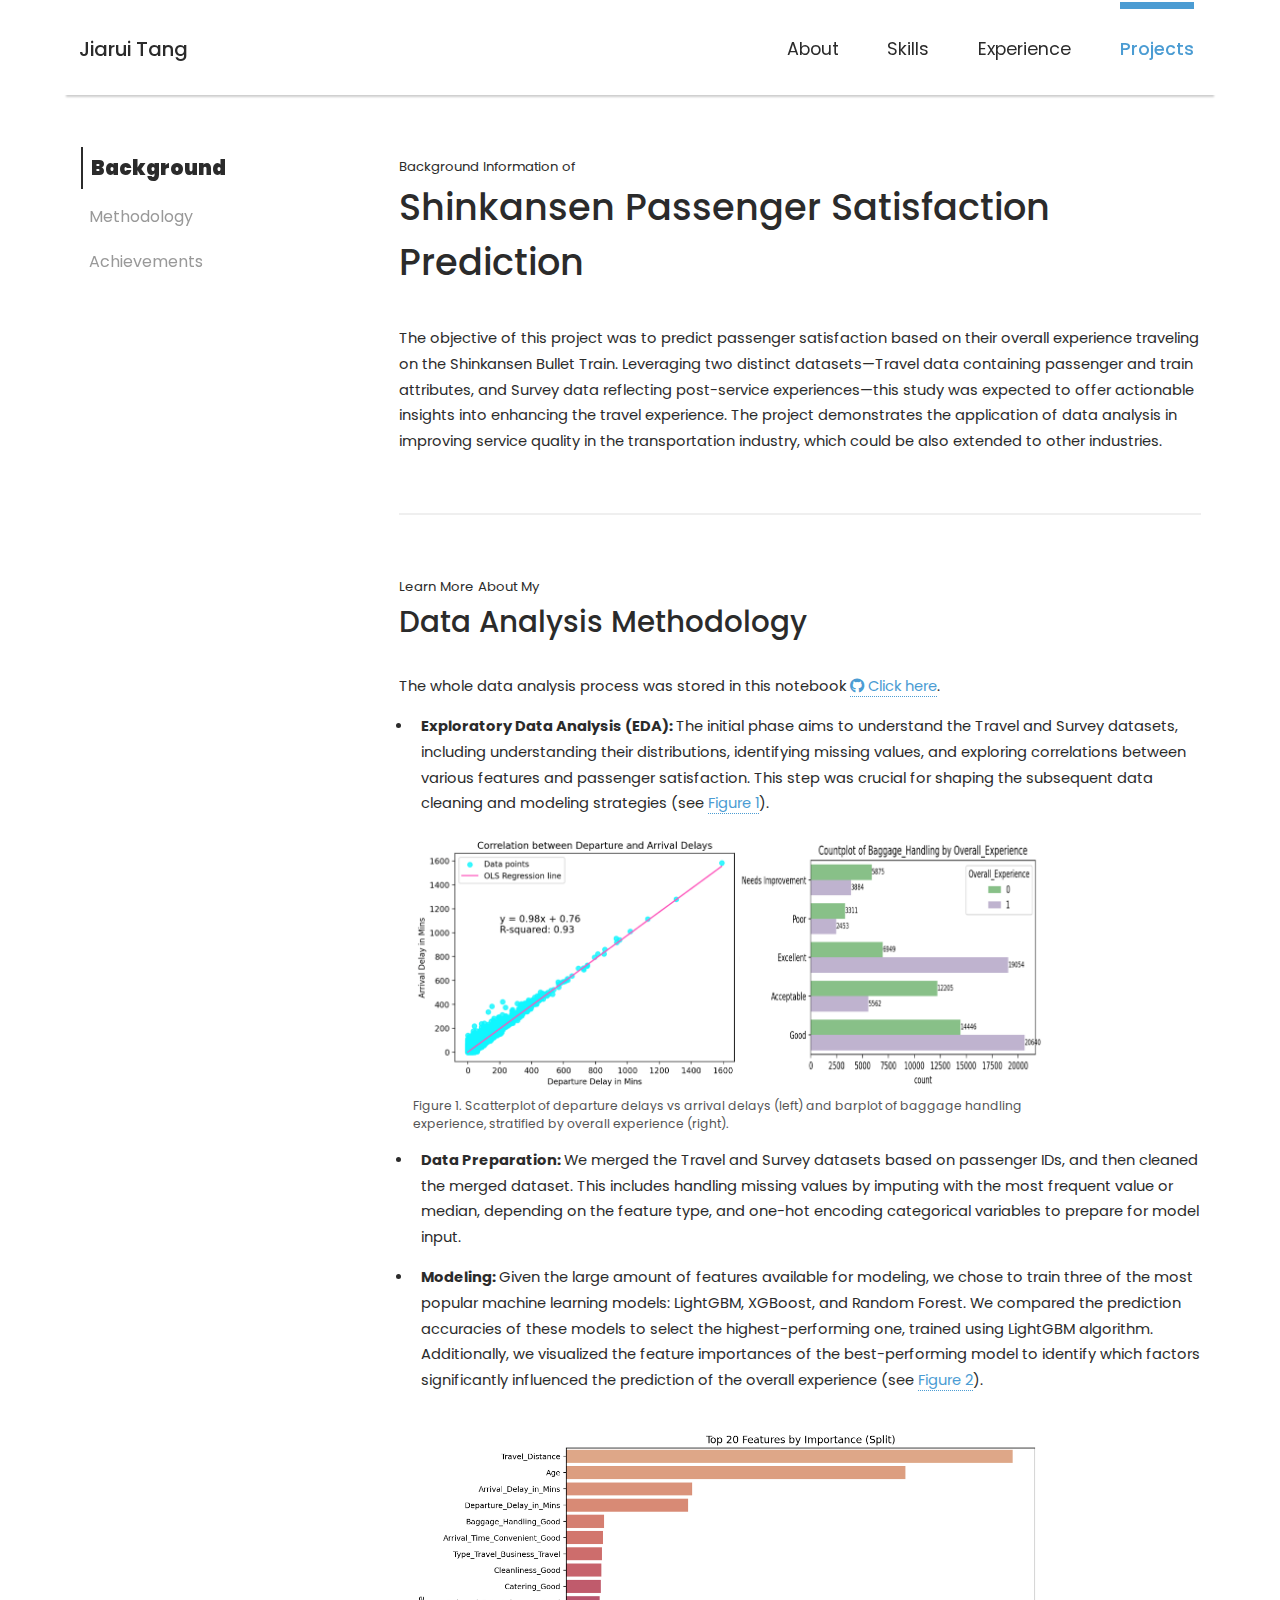
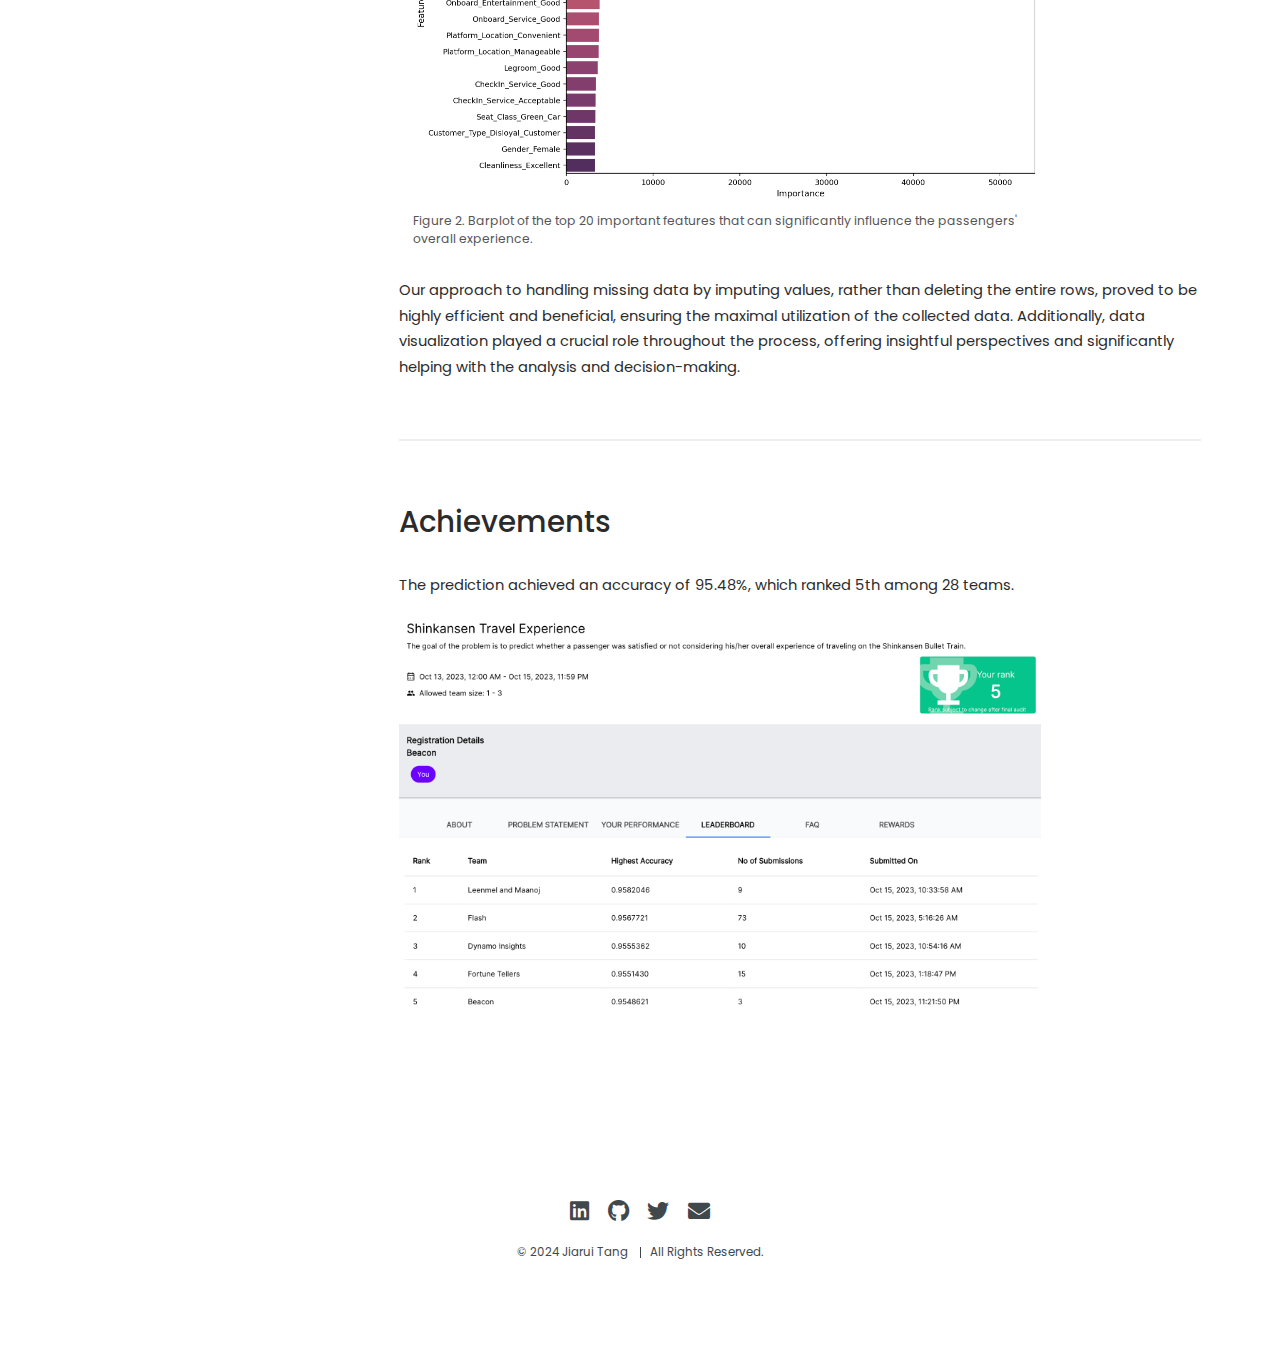
<file: passenger-experience-project.html>
<!DOCTYPE HTML>

<html>
    <head>
		<title>Passenger Experience Project</title>
		<meta charset="utf-8" />
		<meta name="viewport" content="width=device-width, initial-scale=1" />
		<link rel="stylesheet" href="assets/css/main.css" />
	</head>

    <body>
        <!-- Nav -->
        <button id="openbtn" class="openbtn" onclick="openNav()" title="Navigation Bar">&#9776;</button>
			
        <nav id="desktop-nav" class="page"></nav>
        
        <nav id="scroll-nav" class="page"></nav>
			
		<!--Back to Top-->
		<a onclick="topFunction()" href="#" id="back-to-top" class="back-to-top" style="display: inline;">
			<p class="back-to-top">Top</p>
			<img src="assets/icon/icons8-up-arrow-64.png">
		</a>

        <!-- Page-specific content goes here -->
        <!-- Sidebar -->
        <div id="child-sidebar" class="sidebar">
            <ul id="sidebar-links" class="sidebar-list">
                <li class="sidebar-item" data-target="background"><a href="#background" class="sidebar-link">Background</a></li>
                <li class="sidebar-item" data-target="logic"><a href="#logic" class="sidebar-link">Methodology</a></li>
                <li class="sidebar-item" data-target="awards"><a href="#awards" class="sidebar-link">Achievements</a></li>
            </ul>
        </div>
        <div id="mobile-sidebar" class="sidebar phone" onclick="openSidebar()">
            <ul id="mobile-sidebar-links" class="sidebar-list">
                <li class="sidebar-item" data-target="background"><a href="#background" class="sidebar-link">Background</a></li>
                <li class="sidebar-item" data-target="logic"><a href="#logic" class="sidebar-link">Methodology</a></li>
                <li class="sidebar-item" data-target="awards"><a href="#awards" class="sidebar-link">Achievements</a></li>
            </ul>
        </div>

        <!-- Main -->
			<div id="main">
                <section id="background">
                    <header class="major">
                        <p>Background Information of</p>
                        <b><h1>Shinkansen Passenger Satisfaction Prediction</h1></b>
                    </header>

                    <p>The objective of this project was to predict passenger satisfaction based on their overall experience traveling on the Shinkansen Bullet Train. Leveraging two distinct datasets—Travel data containing passenger and train attributes, and Survey data reflecting post-service experiences—this study was expected to offer actionable insights into enhancing the travel experience. The project demonstrates the application of data analysis in improving service quality in the transportation industry, which could be also extended to other industries.</p>
                </section>

                <section id="logic">
                    <header class="major">
                        <p>Learn More About My</p>
                        <b><h2>Data Analysis Methodology</h2></b>
                    </header>

                    <p>The whole data analysis process was stored in this notebook <a href="https://github.com/JiaruiTang/Shinkansen-Passenger-Satisfaction-Prediction/blob/master/MIT_Program_Hackathon.ipynb" target="_blank"><span class="icon brands fa-github"></span> Click here</a>.</p>

                    <ul>
                        <p>
                            <li><b>Exploratory Data Analysis (EDA): </b> The initial phase aims to understand the Travel and Survey datasets, including understanding their distributions, identifying missing values, and exploring correlations between various features and passenger satisfaction. This step was crucial for shaping the subsequent data cleaning and modeling strategies (see <a href="#Figure1">Figure 1</a>).</li>
                            <figure class="image80" id="Figure1">
                                <a href="images/EGA_full_passengersproject.png" class="image"><img src="images/EGA_full_passengersproject.png" alt="EGA Example of Shinkansen Passenger Satisfaction Prediction" class="with-caption" width="100%"></a>
                                <figcaption class="caption-small">Figure 1. Scatterplot of departure delays vs arrival delays (left) and barplot of baggage handling experience, stratified by overall experience (right). </figcaption>
                            </figure>
                        </p>
                        <p><li><b>Data Preparation: </b> We merged the Travel and Survey datasets based on passenger IDs, and then cleaned the merged dataset. This includes handling missing values by imputing with the most frequent value or median, depending on the feature type, and one-hot encoding categorical variables to prepare for model input.</li></p>
                        <p><li><b>Modeling: </b> Given the large amount of features available for modeling, we chose to train three of the most popular machine learning models: LightGBM, XGBoost, and Random Forest. We compared the prediction accuracies of these models to select the highest-performing one, trained using LightGBM algorithm. Additionally, we visualized the feature importances of the best-performing model to identify which factors significantly influenced the prediction of the overall experience (see <a href="#Figure2">Figure 2</a>).</li></p>
                        <figure class="image80" id="Figure2">
                            <a href="images/feature_importance_passenger_project.png" class="image"><img src="images/feature_importance_passenger_project.png" alt="Top 20 Important Features Affecting Passengers' Overall Experience" class="with-caption" width="100%"></a>
                            <figcaption class="caption-small">Figure 2. Barplot of the top 20 important features that can significantly influence the passengers' overall experience. </figcaption>
                        </figure>
                    </ul>
                    <p>Our approach to handling missing data by imputing values, rather than deleting the entire rows, proved to be highly efficient and beneficial, ensuring the maximal utilization of the collected data. Additionally, data visualization played a crucial role throughout the process, offering insightful perspectives and significantly helping with the analysis and decision-making.</p>
                </section>

                <section id="awards">
                    <header class="major">
                        <b><h2>Achievements</h2></b>
                    </header>
                    <p>The prediction achieved an accuracy of 95.48%, which ranked 5th among 28 teams.</p>
                    <img src="images/Hackathon Ranking.png" alt="Hackathon Ranking" class="image60">
                </section>
            </div>
        
            <div id="pagefooter"></div>

        <!-- Scripts -->
			<script src="assets/js/jquery.min.js"></script>
			<script src="assets/js/jquery.poptrox.min.js"></script>
			<script src="assets/js/browser.min.js"></script>
			<script src="assets/js/breakpoints.min.js"></script>
			<script src="assets/js/util.js"></script>
			<script src="assets/js/main.js"></script>
            <script src="assets/js/script.js"></script>
    </body>
</html>
</file>
<file: assets/css/main.css>
@import url("fontawesome-all.min.css");
@import url("https://fonts.googleapis.com/css?family=Source+Sans+Pro:400,400italic");
@import url("https://fonts.googleapis.com/css2?family=Poppins:wght@300;400;500;600&display=swap");

/*
	Strata by HTML5 UP
	html5up.net | @ajlkn
	Free for personal and commercial use under the CCA 3.0 license (html5up.net/license)
*/

body {
	font-family: "Poppins", sans-serif;
	animation: transitionIn 0.75s;
}

@keyframes transitionIn {
	from {
		opacity: 0;
	}

	to {
		opacity: 1;
	}
}

@keyframes transitionOut {
	from {
		opacity: 1;
	}

	to {
		opacity: 0;
	}
}


html, body, div, span, applet, object,
iframe, h1, h2, h3, h4, h5, h6, p, blockquote,
pre, a, abbr, acronym, address, big, cite,
code, del, dfn, em, img, ins, kbd, q, s, samp,
small, strike, strong, sub, sup, tt, var, b,
u, i, center, dl, dt, dd, ol, ul, li, fieldset,
form, label, legend, table, caption, tbody,
tfoot, thead, tr, th, td, article, aside,
canvas, details, embed, figure, figcaption,
footer, header, hgroup, menu, nav, output, ruby,
section, summary, time, mark, audio, video {
	margin: 0;
	padding: 0;
	border: 0;
	font-size: 100%;
	font: inherit;
	vertical-align: baseline;}

article, aside, details, figcaption, figure,
footer, header, hgroup, menu, nav, section {
	display: block;}

body {
	line-height: 1;
}

ol, ul {
	list-style: none;
}

blockquote, q {
	quotes: none;
}

	blockquote:before, blockquote:after, q:before, q:after {
		content: '';
		content: none;
	}

table {
	border-collapse: collapse;
	border-spacing: 0;
}

body {
	-webkit-text-size-adjust: none;
}

mark {
	background-color: transparent;
	color: inherit;
}

input::-moz-focus-inner {
	border: 0;
	padding: 0;
}

input, select, textarea {
	-moz-appearance: none;
	-webkit-appearance: none;
	-ms-appearance: none;
	appearance: none;
}

figcaption {
	line-height: 1.5;
	color: #555;
}

/* Basic */

	html {
		box-sizing: border-box;
		scroll-behavior: smooth;
		scroll-padding-top: var(--scroll-padding, 0px);
	}

	*, *:before, *:after {
		box-sizing: inherit;
	}

	body {
		background: #fff;
	}

		/* body.is-preload *, body.is-preload *:before, body.is-preload *:after {
			-moz-animation: none !important;
			-webkit-animation: none !important;
			-ms-animation: none !important;
			animation: none !important;
			-moz-transition: none !important;
			-webkit-transition: none !important;
			-ms-transition: none !important;
			transition: none !important;
		} */

	body, input, select, textarea {
		color: #2b2b2b;
		font-family: "Poppins", sans-serif;
		font-size: 16pt;
		font-weight: 400;
		line-height: 1.75em;
	}

	a {
		-moz-transition: color 0.2s ease-in-out, border-color 0.2s ease-in-out;
		-webkit-transition: color 0.2s ease-in-out, border-color 0.2s ease-in-out;
		-ms-transition: color 0.2s ease-in-out, border-color 0.2s ease-in-out;
		transition: color 0.2s ease-in-out, border-color 0.2s ease-in-out;
		border-bottom: dotted 1px;
		color: #4b9cd3;
		text-decoration: none;
	}

		a:hover {
			border-bottom-color: transparent;
			color: #ed786a !important;
			text-decoration: none;
		}

	strong, b {
		color: #2b2b2b;
		font-weight: 700;
	}

	em, i {
		font-style: italic;
	}

	p {
		margin: 0 0 1em 0;
	}

	p.smaller {
		font-size: x-small;
		line-height: 1.5;
	}

	h1, h2, h3, h4, h5, h6 {
		color: #2b2b2b;
		font-weight: 500;
		line-height: 1em;
		margin: 0 0 1em 0;
	}

		h1 a, h2 a, h3 a, h4 a, h5 a, h6 a {
			color: inherit;
			text-decoration: none;
		}

	h1 {
		font-size: 2.5em;
		line-height: 1.5em;
	}

	h1.nobold {
		font-weight: 400;
	}

	h2 {
		font-size: 2em;
		line-height: 1.5em;
	}

	h2.nobold {
		font-weight: 400;
	}

	h3 {
		font-size: 1.5em;
		line-height: 1.5em;
	}

	h3.nobold {
		font-weight: 400;
	}

	h4 {
		font-size: 1.25em;
		line-height: 1.5em;
	}

	h4.nobold {
		font-weight: 400;
	}

	h5 {
		font-size: 1em;
		line-height: 1.5em;
	}

	h5.nobold {
		font-weight: 400;
	}

	h6 {
		font-size: 0.9em;
		line-height: 1.5em;
	}

	h6.nobold {
		font-weight: 400;
	}

	.tag {
		background-color: lemonchiffon;
		padding: 4px 5px 0px 5px !important;
		border-radius: 10px;
		border-color: lemonchiffon;
	}

	sub {
		font-size: 0.8em;
		position: relative;
		top: 0.5em;
	}

	sup {
		font-size: 0.8em;
		position: relative;
		top: -0.5em;
	}

	hr {
		border: 0;
		border-bottom: solid 2px #efefef;
		margin: 2em 0;
	}

		hr.major {
			margin: 3em 0;
		}

	blockquote {
		border-left: solid 6px #efefef;
		font-style: italic;
		margin: 0 0 2em 0;
		padding: 0.5em 0 0.5em 1.5em;
	}

	code {
		background: #f7f7f7;
		border-radius: 0.35em;
		border: solid 2px #efefef;
		font-family: "Courier New", monospace;
		font-size: 0.9em;
		margin: 0 0.25em;
		padding: 0.25em 0.65em;
	}

	pre {
		-webkit-overflow-scrolling: touch;
		font-family: "Courier New", monospace;
		font-size: 0.9em;
		margin: 0 0 2em 0;
	}

		pre code {
			display: block;
			line-height: 1.75em;
			padding: 1em 1.5em;
			overflow-x: auto;
		}

	.align-left {
		text-align: left;
	}

	.align-center {
		text-align: center;
	}

	.align-right {
		text-align: right;
	}

/* Container */

	.container {
		margin: 0 auto;
		max-width: 100%;
		width: 100%;
	}

		.container.xsmall {
			width: 25%;
		}

		.container.small {
			width: 50%;
		}

		.container.medium {
			width: 75%;
		}

		.container.large {
			width: 125%;
		}

		.container.xlarge {
			width: 150%;
		}

		.container.max {
			width: 100%;
		}

		.container.split {
			display: flex; /* Use flexbox for layout */
  			justify-content: center; /* Center content horizontally */
  			align-items: center; /* Center content vertically */
		}

		.container img {
			width: 100%;
			height: auto; /* Maintain aspect ratio */
			border-radius: 10px; /* Add border radius for rounded corners */
			margin-left: 5px; /* Add spacing between images */
		}

		@media screen and (max-width: 980px) {

			.container {
				width: 100% !important;
				max-width: 100% !important;
			}

		}

		@media screen and (max-width: 480px) {

			.container {
				max-width: calc(100% - 30%);
			}

		}



/* Row */

	.row {
		display: flex;
		flex-wrap: wrap;
		box-sizing: border-box;
		align-items: stretch;
	}

		.row > * {
			box-sizing: border-box;
		}

		.row.gtr-uniform > * > :last-child {
			margin-bottom: 0;
		}

		.row.aln-left {
			justify-content: flex-start;
		}

		.row.aln-center {
			justify-content: center;
		}

		.row.aln-right {
			justify-content: flex-end;
		}

		.row.aln-top {
			align-items: flex-start;
		}

		.row.aln-middle {
			align-items: center;
		}

		.row.aln-bottom {
			align-items: flex-end;
		}

		.row > .imp {
			order: -1;
		}

		.row > .col-1 {
			width: 8.33333%;
		}

		.row > .off-1 {
			margin-left: 8.33333%;
		}

		.row > .col-2 {
			width: 16.66667%;
		}

		.row > .off-2 {
			margin-left: 16.66667%;
		}

		.row > .col-3 {
			width: 25%;
		}

		.row > .off-3 {
			margin-left: 25%;
		}

		.row > .col-4 {
			width: 33.33333%;
		}

		.row > .off-4 {
			margin-left: 33.33333%;
		}

		.row > .col-5 {
			width: 41.66667%;
		}

		.row > .off-5 {
			margin-left: 41.66667%;
		}

		.row > .col-6 {
			width: 50%;
		}

		.row > .off-6 {
			margin-left: 50%;
		}

		.row > .col-7 {
			width: 58.33333%;
		}

		.row > .off-7 {
			margin-left: 58.33333%;
		}

		.row > .col-8 {
			width: 66.66667%;
		}

		.row > .off-8 {
			margin-left: 66.66667%;
		}

		.row > .col-9 {
			width: 75%;
		}

		.row > .off-9 {
			margin-left: 75%;
		}

		.row > .col-10 {
			width: 83.33333%;
		}

		.row > .off-10 {
			margin-left: 83.33333%;
		}

		.row > .col-11 {
			width: 91.66667%;
		}

		.row > .off-11 {
			margin-left: 91.66667%;
		}

		.row > .col-12 {
			width: 100%;
		}

		.row > .off-12 {
			margin-left: 100%;
		}

		.row > .col-13 {
			width: 20%;
		}

		.row.gtr-0 {
			margin-top: 0;
			margin-left: 0em;
		}

			.row.gtr-0 > * {
				padding: 0 0 0 0em;
			}

			.row.gtr-0.gtr-uniform {
				margin-top: 0em;
			}

				.row.gtr-0.gtr-uniform > * {
					padding-top: 0em;
				}

		.row.gtr-25 {
			margin-top: 0;
			margin-left: -0.625em;
		}

			.row.gtr-25 > * {
				padding: 0 0 0 0.625em;
			}

			.row.gtr-25.gtr-uniform {
				margin-top: -0.625em;
			}

				.row.gtr-25.gtr-uniform > * {
					padding-top: 0.625em;
				}

		.row.gtr-50 {
			margin-top: 0;
			margin-left: -1.25em;
		}

			.row.gtr-50 > * {
				padding: 0 0 0 1.25em;
			}

			.row.gtr-50.gtr-uniform {
				margin-top: -1.25em;
			}

				.row.gtr-50.gtr-uniform > * {
					padding-top: 1.25em;
				}

		.row {
			margin-top: 0;
			margin-left: -2.5em;
		}

			.row > * {
				padding: 0 0 0 2.5em;
			}

			.row.gtr-uniform {
				margin-top: -2.5em;
			}

				.row.gtr-uniform > * {
					padding-top: 2.5em;
				}

		.row.gtr-150 {
			margin-top: 0;
			margin-left: -3.75em;
		}

			.row.gtr-150 > * {
				padding: 0 0 0 3.75em;
			}

			.row.gtr-150.gtr-uniform {
				margin-top: -3.75em;
			}

				.row.gtr-150.gtr-uniform > * {
					padding-top: 3.75em;
				}

		.row.gtr-200 {
			margin-top: 0;
			margin-left: -5em;
		}

			.row.gtr-200 > * {
				padding: 0 0 0 5em;
			}

			.row.gtr-200.gtr-uniform {
				margin-top: -5em;
			}

				.row.gtr-200.gtr-uniform > * {
					padding-top: 5em;
				}

		@media screen and (max-width: 1800px) {

			.row {
				display: flex;
				flex-wrap: wrap;
				box-sizing: border-box;
				align-items: stretch;
			}

				.row > * {
					box-sizing: border-box;
				}

				.row.gtr-uniform > * > :last-child {
					margin-bottom: 0;
				}

				.row.aln-left {
					justify-content: flex-start;
				}

				.row.aln-center {
					justify-content: center;
				}

				.row.aln-right {
					justify-content: flex-end;
				}

				.row.aln-top {
					align-items: flex-start;
				}

				.row.aln-middle {
					align-items: center;
				}

				.row.aln-bottom {
					align-items: flex-end;
				}

				.row > .imp-xlarge {
					order: -1;
				}

				.row > .col-1-xlarge {
					width: 8.33333%;
				}

				.row > .off-1-xlarge {
					margin-left: 8.33333%;
				}

				.row > .col-2-xlarge {
					width: 16.66667%;
				}

				.row > .off-2-xlarge {
					margin-left: 16.66667%;
				}

				.row > .col-3-xlarge {
					width: 25%;
				}

				.row > .off-3-xlarge {
					margin-left: 25%;
				}

				.row > .col-4-xlarge {
					width: 33.33333%;
				}

				.row > .off-4-xlarge {
					margin-left: 33.33333%;
				}

				.row > .col-5-xlarge {
					width: 41.66667%;
				}

				.row > .off-5-xlarge {
					margin-left: 41.66667%;
				}

				.row > .col-6-xlarge {
					width: 50%;
				}

				.row > .off-6-xlarge {
					margin-left: 50%;
				}

				.row > .col-7-xlarge {
					width: 58.33333%;
				}

				.row > .off-7-xlarge {
					margin-left: 58.33333%;
				}

				.row > .col-8-xlarge {
					width: 66.66667%;
				}

				.row > .off-8-xlarge {
					margin-left: 66.66667%;
				}

				.row > .col-9-xlarge {
					width: 75%;
				}

				.row > .off-9-xlarge {
					margin-left: 75%;
				}

				.row > .col-10-xlarge {
					width: 83.33333%;
				}

				.row > .off-10-xlarge {
					margin-left: 83.33333%;
				}

				.row > .col-11-xlarge {
					width: 91.66667%;
				}

				.row > .off-11-xlarge {
					margin-left: 91.66667%;
				}

				.row > .col-12-xlarge {
					width: 100%;
				}

				.row > .off-12-xlarge {
					margin-left: 100%;
				}

				.row.gtr-0 {
					margin-top: 0;
					margin-left: 0em;
				}

					.row.gtr-0 > * {
						padding: 0 0 0 0em;
					}

					.row.gtr-0.gtr-uniform {
						margin-top: 0em;
					}

						.row.gtr-0.gtr-uniform > * {
							padding-top: 0em;
						}

				.row.gtr-25 {
					margin-top: 0;
					margin-left: -0.625em;
				}

					.row.gtr-25 > * {
						padding: 0 0 0 0.625em;
					}

					.row.gtr-25.gtr-uniform {
						margin-top: -0.625em;
					}

						.row.gtr-25.gtr-uniform > * {
							padding-top: 0.625em;
						}

				.row.gtr-50 {
					margin-top: 0;
					margin-left: -1.25em;
				}

					.row.gtr-50 > * {
						padding: 0 0 0 1.25em;
					}

					.row.gtr-50.gtr-uniform {
						margin-top: -1.25em;
					}

						.row.gtr-50.gtr-uniform > * {
							padding-top: 1.25em;
						}

				.row {
					margin-top: 0;
					margin-left: -2.5em;
				}

					.row > * {
						padding: 0 0 0 2.5em;
					}

					.row.gtr-uniform {
						margin-top: -2.5em;
					}

						.row.gtr-uniform > * {
							padding-top: 2.5em;
						}

				.row.gtr-150 {
					margin-top: 0;
					margin-left: -3.75em;
				}

					.row.gtr-150 > * {
						padding: 0 0 0 3.75em;
					}

					.row.gtr-150.gtr-uniform {
						margin-top: -3.75em;
					}

						.row.gtr-150.gtr-uniform > * {
							padding-top: 3.75em;
						}

				.row.gtr-200 {
					margin-top: 0;
					margin-left: -5em;
				}

					.row.gtr-200 > * {
						padding: 0 0 0 5em;
					}

					.row.gtr-200.gtr-uniform {
						margin-top: -5em;
					}

						.row.gtr-200.gtr-uniform > * {
							padding-top: 5em;
						}

		}

		@media screen and (max-width: 1280px) {

			.row {
				display: flex;
				flex-wrap: wrap;
				box-sizing: border-box;
				align-items: stretch;
			}

				.row > * {
					box-sizing: border-box;
				}

				.row.gtr-uniform > * > :last-child {
					margin-bottom: 0;
				}

				.row.aln-left {
					justify-content: flex-start;
				}

				.row.aln-center {
					justify-content: center;
				}

				.row.aln-right {
					justify-content: flex-end;
				}

				.row.aln-top {
					align-items: flex-start;
				}

				.row.aln-middle {
					align-items: center;
				}

				.row.aln-bottom {
					align-items: flex-end;
				}

				.row > .imp-large {
					order: -1;
				}

				.row > .col-1-large {
					width: 8.33333%;
				}

				.row > .off-1-large {
					margin-left: 8.33333%;
				}

				.row > .col-2-large {
					width: 16.66667%;
				}

				.row > .off-2-large {
					margin-left: 16.66667%;
				}

				.row > .col-3-large {
					width: 25%;
				}

				.row > .off-3-large {
					margin-left: 25%;
				}

				.row > .col-4-large {
					width: 33.33333%;
				}

				.row > .off-4-large {
					margin-left: 33.33333%;
				}

				.row > .col-5-large {
					width: 41.66667%;
				}

				.row > .off-5-large {
					margin-left: 41.66667%;
				}

				.row > .col-6-large {
					width: 50%;
				}

				.row > .off-6-large {
					margin-left: 50%;
				}

				.row > .col-7-large {
					width: 58.33333%;
				}

				.row > .off-7-large {
					margin-left: 58.33333%;
				}

				.row > .col-8-large {
					width: 66.66667%;
				}

				.row > .off-8-large {
					margin-left: 66.66667%;
				}

				.row > .col-9-large {
					width: 75%;
				}

				.row > .off-9-large {
					margin-left: 75%;
				}

				.row > .col-10-large {
					width: 83.33333%;
				}

				.row > .off-10-large {
					margin-left: 83.33333%;
				}

				.row > .col-11-large {
					width: 91.66667%;
				}

				.row > .off-11-large {
					margin-left: 91.66667%;
				}

				.row > .col-12-large {
					width: 100%;
				}

				.row > .off-12-large {
					margin-left: 100%;
				}

				.row.gtr-0 {
					margin-top: 0;
					margin-left: 0em;
				}

					.row.gtr-0 > * {
						padding: 0 0 0 0em;
					}

					.row.gtr-0.gtr-uniform {
						margin-top: 0em;
					}

						.row.gtr-0.gtr-uniform > * {
							padding-top: 0em;
						}

				.row.gtr-25 {
					margin-top: 0;
					margin-left: -0.5em;
				}

					.row.gtr-25 > * {
						padding: 0 0 0 0.5em;
					}

					.row.gtr-25.gtr-uniform {
						margin-top: -0.5em;
					}

						.row.gtr-25.gtr-uniform > * {
							padding-top: 0.5em;
						}

				.row.gtr-50 {
					margin-top: 0;
					margin-left: -1em;
				}

					.row.gtr-50 > * {
						padding: 0 0 0 1em;
					}

					.row.gtr-50.gtr-uniform {
						margin-top: -1em;
					}

						.row.gtr-50.gtr-uniform > * {
							padding-top: 1em;
						}

				.row {
					margin-top: 0;
					margin-left: -2em;
				}

					.row > * {
						padding: 0 0 0 2em;
					}

					.row.gtr-uniform {
						margin-top: -2em;
					}

						.row.gtr-uniform > * {
							padding-top: 2em;
						}

				.row.gtr-150 {
					margin-top: 0;
					margin-left: -3em;
				}

					.row.gtr-150 > * {
						padding: 0 0 0 3em;
					}

					.row.gtr-150.gtr-uniform {
						margin-top: -3em;
					}

						.row.gtr-150.gtr-uniform > * {
							padding-top: 3em;
						}

				.row.gtr-200 {
					margin-top: 0;
					margin-left: -4em;
				}

					.row.gtr-200 > * {
						padding: 0 0 0 4em;
					}

					.row.gtr-200.gtr-uniform {
						margin-top: -4em;
					}

						.row.gtr-200.gtr-uniform > * {
							padding-top: 4em;
						}

		}

		@media screen and (max-width: 980px) {

			.row {
				display: flex;
				flex-wrap: wrap;
				box-sizing: border-box;
				align-items: stretch;
			}

				.row > * {
					box-sizing: border-box;
				}

				.row.gtr-uniform > * > :last-child {
					margin-bottom: 0;
				}

				.row.aln-left {
					justify-content: flex-start;
				}

				.row.aln-center {
					justify-content: center;
				}

				.row.aln-right {
					justify-content: flex-end;
				}

				.row.aln-top {
					align-items: flex-start;
				}

				.row.aln-middle {
					align-items: center;
				}

				.row.aln-bottom {
					align-items: flex-end;
				}

				.row > .imp-medium {
					order: -1;
				}

				.row > .col-1-medium {
					width: 8.33333%;
				}

				.row > .off-1-medium {
					margin-left: 8.33333%;
				}

				.row > .col-2-medium {
					width: 16.66667%;
				}

				.row > .off-2-medium {
					margin-left: 16.66667%;
				}

				.row > .col-3-medium {
					width: 25%;
				}

				.row > .off-3-medium {
					margin-left: 25%;
				}

				.row > .col-4-medium {
					width: 33.33333%;
				}

				.row > .off-4-medium {
					margin-left: 33.33333%;
				}

				.row > .col-5-medium {
					width: 41.66667%;
				}

				.row > .off-5-medium {
					margin-left: 41.66667%;
				}

				.row > .col-6-medium {
					width: 50%;
				}

				.row > .off-6-medium {
					margin-left: 50%;
				}

				.row > .col-7-medium {
					width: 58.33333%;
				}

				.row > .off-7-medium {
					margin-left: 58.33333%;
				}

				.row > .col-8-medium {
					width: 66.66667%;
				}

				.row > .off-8-medium {
					margin-left: 66.66667%;
				}

				.row > .col-9-medium {
					width: 75%;
				}

				.row > .off-9-medium {
					margin-left: 75%;
				}

				.row > .col-10-medium {
					width: 83.33333%;
				}

				.row > .off-10-medium {
					margin-left: 83.33333%;
				}

				.row > .col-11-medium {
					width: 91.66667%;
				}

				.row > .off-11-medium {
					margin-left: 91.66667%;
				}

				.row > .col-12-medium {
					width: 100%;
				}

				.row > .off-12-medium {
					margin-left: 100%;
				}

				.row.gtr-0 {
					margin-top: 0;
					margin-left: 0em;
				}

					.row.gtr-0 > * {
						padding: 0 0 0 0em;
					}

					.row.gtr-0.gtr-uniform {
						margin-top: 0em;
					}

						.row.gtr-0.gtr-uniform > * {
							padding-top: 0em;
						}

				.row.gtr-25 {
					margin-top: 0;
					margin-left: -0.5em;
				}

					.row.gtr-25 > * {
						padding: 0 0 0 0.5em;
					}

					.row.gtr-25.gtr-uniform {
						margin-top: -0.5em;
					}

						.row.gtr-25.gtr-uniform > * {
							padding-top: 0.5em;
						}

				.row.gtr-50 {
					margin-top: 0;
					margin-left: -1em;
				}

					.row.gtr-50 > * {
						padding: 0 0 0 1em;
					}

					.row.gtr-50.gtr-uniform {
						margin-top: -1em;
					}

						.row.gtr-50.gtr-uniform > * {
							padding-top: 1em;
						}

				.row {
					margin-top: 0;
					margin-left: -2em;
				}

					.row > * {
						padding: 0 0 0 2em;
					}

					.row.gtr-uniform {
						margin-top: -2em;
					}

						.row.gtr-uniform > * {
							padding-top: 2em;
						}

				.row.gtr-150 {
					margin-top: 0;
					margin-left: -3em;
				}

					.row.gtr-150 > * {
						padding: 0 0 0 3em;
					}

					.row.gtr-150.gtr-uniform {
						margin-top: -3em;
					}

						.row.gtr-150.gtr-uniform > * {
							padding-top: 3em;
						}

				.row.gtr-200 {
					margin-top: 0;
					margin-left: -4em;
				}

					.row.gtr-200 > * {
						padding: 0 0 0 4em;
					}

					.row.gtr-200.gtr-uniform {
						margin-top: -4em;
					}

						.row.gtr-200.gtr-uniform > * {
							padding-top: 4em;
						}

		}

		@media screen and (max-width: 736px) {

			.row {
				display: flex;
				flex-wrap: wrap;
				box-sizing: border-box;
				align-items: stretch;
			}

				.row > * {
					box-sizing: border-box;
				}

				.row.gtr-uniform > * > :last-child {
					margin-bottom: 0;
				}

				.row.aln-left {
					justify-content: flex-start;
				}

				.row.aln-center {
					justify-content: center;
				}

				.row.aln-right {
					justify-content: flex-end;
				}

				.row.aln-top {
					align-items: flex-start;
				}

				.row.aln-middle {
					align-items: center;
				}

				.row.aln-bottom {
					align-items: flex-end;
				}

				.row > .imp-small {
					order: -1;
				}

				.row > .col-1-small {
					width: 8.33333%;
				}

				.row > .off-1-small {
					margin-left: 8.33333%;
				}

				.row > .col-2-small {
					width: 16.66667%;
				}

				.row > .off-2-small {
					margin-left: 16.66667%;
				}

				.row > .col-3-small {
					width: 25%;
				}

				.row > .off-3-small {
					margin-left: 25%;
				}

				.row > .col-4-small {
					width: 33.33333%;
				}

				.row > .off-4-small {
					margin-left: 33.33333%;
				}

				.row > .col-5-small {
					width: 41.66667%;
				}

				.row > .off-5-small {
					margin-left: 41.66667%;
				}

				.row > .col-6-small {
					width: 50%;
				}

				.row > .off-6-small {
					margin-left: 50%;
				}

				.row > .col-7-small {
					width: 58.33333%;
				}

				.row > .off-7-small {
					margin-left: 58.33333%;
				}

				.row > .col-8-small {
					width: 66.66667%;
				}

				.row > .off-8-small {
					margin-left: 66.66667%;
				}

				.row > .col-9-small {
					width: 75%;
				}

				.row > .off-9-small {
					margin-left: 75%;
				}

				.row > .col-10-small {
					width: 83.33333%;
				}

				.row > .off-10-small {
					margin-left: 83.33333%;
				}

				.row > .col-11-small {
					width: 91.66667%;
				}

				.row > .off-11-small {
					margin-left: 91.66667%;
				}

				.row > .col-12-small {
					width: 100%;
				}

				.row > .off-12-small {
					margin-left: 100%;
				}

				.row.gtr-0 {
					margin-top: 0;
					margin-left: 0em;
				}

					.row.gtr-0 > * {
						padding: 0 0 0 0em;
					}

					.row.gtr-0.gtr-uniform {
						margin-top: 0em;
					}

						.row.gtr-0.gtr-uniform > * {
							padding-top: 0em;
						}

				.row.gtr-25 {
					margin-top: 0;
					margin-left: -0.375em;
				}

					.row.gtr-25 > * {
						padding: 0 0 0 0.375em;
					}

					.row.gtr-25.gtr-uniform {
						margin-top: -0.375em;
					}

						.row.gtr-25.gtr-uniform > * {
							padding-top: 0.375em;
						}

				.row.gtr-50 {
					margin-top: 0;
					margin-left: -0.75em;
				}

					.row.gtr-50 > * {
						padding: 0 0 0 0.75em;
					}

					.row.gtr-50.gtr-uniform {
						margin-top: -0.75em;
					}

						.row.gtr-50.gtr-uniform > * {
							padding-top: 0.75em;
						}

				.row {
					margin-top: 0;
					margin-left: -1.5em;
				}

					.row > * {
						padding: 0 0 0 1.5em;
					}

					.row.gtr-uniform {
						margin-top: -1.5em;
					}

						.row.gtr-uniform > * {
							padding-top: 1.5em;
						}

				.row.gtr-150 {
					margin-top: 0;
					margin-left: -2.25em;
				}

					.row.gtr-150 > * {
						padding: 0 0 0 2.25em;
					}

					.row.gtr-150.gtr-uniform {
						margin-top: -2.25em;
					}

						.row.gtr-150.gtr-uniform > * {
							padding-top: 2.25em;
						}

				.row.gtr-200 {
					margin-top: 0;
					margin-left: -3em;
				}

					.row.gtr-200 > * {
						padding: 0 0 0 3em;
					}

					.row.gtr-200.gtr-uniform {
						margin-top: -3em;
					}

						.row.gtr-200.gtr-uniform > * {
							padding-top: 3em;
						}

		}

		@media screen and (max-width: 480px) {

			.row {
				display: flex;
				flex-wrap: wrap;
				box-sizing: border-box;
				align-items: stretch;
			}

				.row > * {
					box-sizing: border-box;
				}

				.row.gtr-uniform > * > :last-child {
					margin-bottom: 0;
				}

				.row.aln-left {
					justify-content: flex-start;
				}

				.row.aln-center {
					justify-content: center;
				}

				.row.aln-right {
					justify-content: flex-end;
				}

				.row.aln-top {
					align-items: flex-start;
				}

				.row.aln-middle {
					align-items: center;
				}

				.row.aln-bottom {
					align-items: flex-end;
				}

				.row > .imp-xsmall {
					order: -1;
				}

				.row > .col-1-xsmall {
					width: 8.33333%;
				}

				.row > .off-1-xsmall {
					margin-left: 8.33333%;
				}

				.row > .col-2-xsmall {
					width: 16.66667%;
				}

				.row > .off-2-xsmall {
					margin-left: 16.66667%;
				}

				.row > .col-3-xsmall {
					width: 25%;
				}

				.row > .off-3-xsmall {
					margin-left: 25%;
				}

				.row > .col-4-xsmall {
					width: 33.33333%;
				}

				.row > .off-4-xsmall {
					margin-left: 33.33333%;
				}

				.row > .col-5-xsmall {
					width: 41.66667%;
				}

				.row > .off-5-xsmall {
					margin-left: 41.66667%;
				}

				.row > .col-6-xsmall {
					width: 50%;
				}

				.row > .off-6-xsmall {
					margin-left: 50%;
				}

				.row > .col-7-xsmall {
					width: 58.33333%;
				}

				.row > .off-7-xsmall {
					margin-left: 58.33333%;
				}

				.row > .col-8-xsmall {
					width: 66.66667%;
				}

				.row > .off-8-xsmall {
					margin-left: 66.66667%;
				}

				.row > .col-9-xsmall {
					width: 75%;
				}

				.row > .off-9-xsmall {
					margin-left: 75%;
				}

				.row > .col-10-xsmall {
					width: 83.33333%;
				}

				.row > .off-10-xsmall {
					margin-left: 83.33333%;
				}

				.row > .col-11-xsmall {
					width: 91.66667%;
				}

				.row > .off-11-xsmall {
					margin-left: 91.66667%;
				}

				.row > .col-12-xsmall {
					width: 100%;
				}

				.row > .off-12-xsmall {
					margin-left: 100%;
				}

				.row.gtr-0 {
					margin-top: 0;
					margin-left: 0em;
				}

					.row.gtr-0 > * {
						padding: 0 0 0 0em;
					}

					.row.gtr-0.gtr-uniform {
						margin-top: 0em;
					}

						.row.gtr-0.gtr-uniform > * {
							padding-top: 0em;
						}

				.row.gtr-25 {
					margin-top: 0;
					margin-left: -0.375em;
				}

					.row.gtr-25 > * {
						padding: 0 0 0 0.375em;
					}

					.row.gtr-25.gtr-uniform {
						margin-top: -0.375em;
					}

						.row.gtr-25.gtr-uniform > * {
							padding-top: 0.375em;
						}

				.row.gtr-50 {
					margin-top: 0;
					margin-left: -0.75em;
				}

					.row.gtr-50 > * {
						padding: 0 0 0 0.75em;
					}

					.row.gtr-50.gtr-uniform {
						margin-top: -0.75em;
					}

						.row.gtr-50.gtr-uniform > * {
							padding-top: 0.75em;
						}

				.row {
					margin-top: 0;
					margin-left: -1.5em;
				}

					.row > * {
						padding: 0 0 0 1.5em;
					}

					.row.gtr-uniform {
						margin-top: -1.5em;
					}

						.row.gtr-uniform > * {
							padding-top: 1.5em;
						}

				.row.gtr-150 {
					margin-top: 0;
					margin-left: -2.25em;
				}

					.row.gtr-150 > * {
						padding: 0 0 0 2.25em;
					}

					.row.gtr-150.gtr-uniform {
						margin-top: -2.25em;
					}

						.row.gtr-150.gtr-uniform > * {
							padding-top: 2.25em;
						}

				.row.gtr-200 {
					margin-top: 0;
					margin-left: -3em;
				}

					.row.gtr-200 > * {
						padding: 0 0 0 3em;
					}

					.row.gtr-200.gtr-uniform {
						margin-top: -3em;
					}

						.row.gtr-200.gtr-uniform > * {
							padding-top: 3em;
						}

		}

/* Section/Article */

	section.special, article.special {
		text-align: center;
	}

	header p {
		color: #2b2b2b;
		position: relative;
		margin: 0 0 0 0;
		font-size: 0.9em;
	}

	header h2 + p {
		font-size: 1.25em;
		margin-top: -1em;
		line-height: 1.5em;
	}

	header h3 + p {
		font-size: 1.1em;
		margin-top: -0.8em;
		line-height: 1.5em;
	}

	header h4 + p,
	header h5 + p,
	header h6 + p {
		font-size: 0.9em;
		margin-top: -0.6em;
		line-height: 1.5em;
	}

	header.major h2 {
		font-size: 2em;
	}

/* Form */

	form {
		margin: 0 0 2em 0;
	}

	label {
		color: #2b2b2b;
		display: block;
		font-size: 0.9em;
		font-weight: 400;
		margin: 0 0 1em 0;
	}

	input[type="text"],
	input[type="password"],
	input[type="email"],
	select,
	textarea {
		-moz-appearance: none;
		-webkit-appearance: none;
		-ms-appearance: none;
		appearance: none;
		background: #f7f7f7;
		border-radius: 0.35em;
		border: solid 2px transparent;
		color: inherit;
		display: block;
		outline: 0;
		padding: 0 0.75em;
		text-decoration: none;
		width: 100%;
	}

		input[type="text"]:invalid,
		input[type="password"]:invalid,
		input[type="email"]:invalid,
		select:invalid,
		textarea:invalid {
			box-shadow: none;
		}

		input[type="text"]:focus,
		input[type="password"]:focus,
		input[type="email"]:focus,
		select:focus,
		textarea:focus {
			border-color: #4b9cd3;
		}

	select {
		background-image: url("data:image/svg+xml;charset=utf8,%3Csvg xmlns='http://www.w3.org/2000/svg' width='40' height='40' preserveAspectRatio='none' viewBox='0 0 40 40'%3E%3Cpath d='M9.4,12.3l10.4,10.4l10.4-10.4c0.2-0.2,0.5-0.4,0.9-0.4c0.3,0,0.6,0.1,0.9,0.4l3.3,3.3c0.2,0.2,0.4,0.5,0.4,0.9 c0,0.4-0.1,0.6-0.4,0.9L20.7,31.9c-0.2,0.2-0.5,0.4-0.9,0.4c-0.3,0-0.6-0.1-0.9-0.4L4.3,17.3c-0.2-0.2-0.4-0.5-0.4-0.9 c0-0.4,0.1-0.6,0.4-0.9l3.3-3.3c0.2-0.2,0.5-0.4,0.9-0.4S9.1,12.1,9.4,12.3z' fill='%23dfdfdf' /%3E%3C/svg%3E");
		background-size: 1.25rem;
		background-repeat: no-repeat;
		background-position: calc(100% - 35%) center;
		height: 2.75em;
		padding-right: 2.75em;
		text-overflow: ellipsis;
	}

		select option {
			color: #787878;
			background: #fff;
		}

		select:focus::-ms-value {
			background-color: transparent;
		}

		select::-ms-expand {
			display: none;
		}

	input[type="text"],
	input[type="password"],
	input[type="email"],
	select {
		height: 2.75em;
	}

	textarea {
		padding: 0.75em;
	}

	input[type="checkbox"],
	input[type="radio"] {
		-moz-appearance: none;
		-webkit-appearance: none;
		-ms-appearance: none;
		appearance: none;
		display: block;
		float: left;
		margin-right: -2em;
		opacity: 0;
		width: 1em;
		z-index: -1;
	}

		input[type="checkbox"] + label,
		input[type="radio"] + label {
			text-decoration: none;
			color: #a2a2a2;
			cursor: pointer;
			display: inline-block;
			font-size: 1em;
			font-weight: 400;
			padding-left: 2.4em;
			padding-right: 0.75em;
			position: relative;
		}

			input[type="checkbox"] + label:before,
			input[type="radio"] + label:before {
				-moz-osx-font-smoothing: grayscale;
				-webkit-font-smoothing: antialiased;
				display: inline-block;
				font-style: normal;
				font-variant: normal;
				text-rendering: auto;
				line-height: 1;
				text-transform: none !important;
				font-family: 'Font Awesome 5 Free';
				font-weight: 900;
			}

			input[type="checkbox"] + label:before,
			input[type="radio"] + label:before {
				background: #f7f7f7;
				border-radius: 0.35em;
				border: solid 2px transparent;
				content: '';
				display: inline-block;
				font-size: 0.8em;
				height: 2.0625em;
				left: 0;
				line-height: 1.85625em;
				position: absolute;
				text-align: center;
				top: 0;
				width: 2.0625em;
			}

		input[type="checkbox"]:checked + label:before,
		input[type="radio"]:checked + label:before {
			background: #787878;
			border-color: #787878;
			color: #fff;
			content: '\f00c';
		}

		input[type="checkbox"]:focus + label:before,
		input[type="radio"]:focus + label:before {
			border-color: #ed786a;
		}

	input[type="checkbox"] + label:before {
		border-radius: 0.35em;
	}

	input[type="radio"] + label:before {
		border-radius: 100%;
	}

	::-webkit-input-placeholder {
		color: #b2b2b2 !important;
		opacity: 1.0;
	}

	:-moz-placeholder {
		color: #b2b2b2 !important;
		opacity: 1.0;
	}

	::-moz-placeholder {
		color: #b2b2b2 !important;
		opacity: 1.0;
	}

	:-ms-input-placeholder {
		color: #b2b2b2 !important;
		opacity: 1.0;
	}

/* Box */

	.box {
		border-radius: 0.35em;
		border: solid 2px #efefef;
		margin-bottom: 2em;
		padding: 1.5em;
	}

		.box > :last-child,
		.box > :last-child > :last-child,
		.box > :last-child > :last-child > :last-child {
			margin-bottom: 0;
		}

		.box.alt {
			border: 0;
			border-radius: 0;
			padding: 0;
		}

/* Icon */

	.icon {
		text-decoration: none;
		border-bottom: none;
		position: relative;
	}

		.icon:before {
			-moz-osx-font-smoothing: grayscale;
			-webkit-font-smoothing: antialiased;
			display: inline-block;
			font-style: normal;
			font-variant: normal;
			text-rendering: auto;
			line-height: 1;
			text-transform: none !important;
			font-family: 'Font Awesome 5 Free';
			font-weight: 400;
		}

		.icon > .label {
			display: none;
		}

		.icon:before {
			line-height: inherit;
		}

		.icon.solid:before {
			font-weight: 900;
		}

		.icon.brands:before {
			font-family: 'Font Awesome 5 Brands';
		}

/* Image */

	.image {
		border-radius: 0.35em;
		border: 0;
		display: inline-block;
		position: relative;
	}

		.image:before {
			-moz-transition: opacity 0.2s ease-in-out;
			-webkit-transition: opacity 0.2s ease-in-out;
			-ms-transition: opacity 0.2s ease-in-out;
			transition: opacity 0.2s ease-in-out;
			border-radius: 0.35em;
			content: '';
			display: block;
			height: 100%;
			left: 0;
			opacity: 0.5;
			position: absolute;
			top: 0;
			width: 100%;
		}

		.image.thumb {
			text-align: center;
		}

			.image.thumb:after {
				-moz-transition: opacity 0.2s ease-in-out, transform 0.4s ease-in-out;
				-webkit-transition: opacity 0.2s ease-in-out, transform 0.4s ease-in-out;
				-ms-transition: opacity 0.2s ease-in-out, transform 0.4s ease-in-out;
				transition: opacity 0.2s ease-in-out, transform 0.4s ease-in-out;
				border-radius: 0.35em;
				border: solid 3px rgba(255, 255, 255, 0.5);
				color: #fff;
				content: 'View';
				display: inline-block;
				font-size: 0.8em;
				font-weight: 400;
				left: 50%;
				line-height: 2.25em;
				margin: -1.25em 0 0 -3em;
				opacity: 0;
				padding: 0 1.5em;
				position: absolute;
				text-align: center;
				text-decoration: none;
				top: 50%;
				white-space: nowrap;
			}

			.image.thumb:hover:after {
				opacity: 1.0;
			}

			.image.thumb:hover:before {
				background: url("images/overlay.png"), url("images/overlay.png");
				opacity: 1.0;
			}

			.image.thumb:hover {
				transform: scale(1.01);
			}

		.image img {
			border-radius: 0.35em;
			display: block;
		}

		.image.left {
			float: left;
			margin: 0 1.5em 1em 0;
			top: 0.25em;
		}

		.image.right {
			float: right;
			margin: 0 0 1em 1.5em;
			top: 0.25em;
		}

		.image.left, .image.right {
			max-width: 40%;
		}

			.image.left img, .image.right img {
				width: 100%;
			}

		.image.fit {
			display: block;
			margin: 0 0 2em 0;
			width: 100%;
		}

			.image.fit img {
				width: 100%;
			}
		
		.image.smallmargin {
			margin: 0 0 1em 0;
		}

		.image.avatar {
			border-radius: 100%;
		}

			.image.avatar:before {
				display: none;
			}

			.image.avatar img {
				border-radius: 100%;
				width: 100%;
			}

img.shadow {
	box-shadow: 0 0 10px rgba(0, 0, 0, 0.3); /* Add shadow effect */
}

.image60 {
	width: 60%;
	height: auto;
}

.image80 {
	width: 80%;
	height: auto;
}

.with-caption {
	margin: 1.5em 0 0 0;
}

.caption-small {
	font-size: smaller;
}

figure.margin {
	margin-bottom: 1.5em;
}

/* Video */
/* Style the video element */
video {
	width: 100%; /* Make video fill its parent width */
	height: auto; /* Maintain aspect ratio */
	display: block; /* Ensure video is treated as a block element */
	border-radius: 10px; /* Add border radius for rounded corners */
	box-shadow: 0 0 10px rgba(0, 0, 0, 0.3); /* Add shadow effect */
	margin: 20px 0;
  }

  video.video60 {
	width: 60%;
  }
  
  /* Style video controls */
  video::-webkit-media-controls-panel {
	background-color: rgba(0, 0, 0, 0.5); /* Set background color for controls */
	border-radius: 10px; /* Add border radius for controls */
  }
  
  /* Style video control buttons */
  video::-webkit-media-controls-play-button,
  video::-webkit-media-controls-volume-slider {
	color: #fff; /* Set color for control buttons */
  }
  

/* List */

	ol {
		list-style: decimal;
		margin: 0 0 2em 0;
		padding-left: 1.25em;
	}

		ol li {
			padding-left: 0.25em;
		}

	ul {
		list-style: disc;
		margin: 0 0 2em 0;
		padding-left: 1em;
	}

		ul li {
			padding-left: 0.5em;
		}

		ul.alt {
			list-style: none;
			padding-left: 0;
		}

			ul.alt li {
				border-top: solid 2px #efefef;
				padding: 0.5em 0;
			}

				ul.alt li:first-child {
					border-top: 0;
					padding-top: 0;
				}

	dl {
		margin: 0 0 2em 0;
	}

/* Icons */

	ul.icons {
		cursor: default;
		list-style: none;
		padding-left: 0;
	}

		ul.icons li {
			display: inline-block;
			padding: 0 1em 0 0;
		}

			ul.icons li:last-child {
				padding-right: 0;
			}

			ul.icons li .icon:before {
				font-size: 1.5em;
			}

/* Labeled Icons */

	ul.labeled-icons {
		list-style: none;
		padding: 0;
	}

		ul.labeled-icons li {
			line-height: 1.75em;
			margin: 1.5em 0 0 0;
			padding-left: 2.25em;
			position: relative;
		}

			ul.labeled-icons li:first-child {
				margin-top: 0;
			}

			ul.labeled-icons li a {
				color: inherit;
			}

			ul.labeled-icons li h3 {
				color: #b2b2b2;
				left: 0;
				position: absolute;
				text-align: center;
				top: 0;
				width: 1em;
			}

/* Actions */

	ul.actions {
		display: -moz-flex;
		display: -webkit-flex;
		display: -ms-flex;
		display: flex;
		cursor: default;
		list-style: none;
		margin-left: -1em;
		padding-left: 0;
	}

		ul.actions li {
			padding: 0 0 0 1em;
			vertical-align: middle;
		}

		ul.actions.special {
			-moz-justify-content: center;
			-webkit-justify-content: center;
			-ms-justify-content: center;
			justify-content: center;
			width: 100%;
			margin-left: 0;
		}

			ul.actions.special li:first-child {
				padding-left: 0;
			}

		ul.actions.stacked {
			-moz-flex-direction: column;
			-webkit-flex-direction: column;
			-ms-flex-direction: column;
			flex-direction: column;
			margin-left: 0;
		}

			ul.actions.stacked li {
				padding: 1.3em 0 0 0;
			}

				ul.actions.stacked li:first-child {
					padding-top: 0;
				}

		ul.actions.fit {
			width: calc(100% + 1em);
		}

			ul.actions.fit li {
				-moz-flex-grow: 1;
				-webkit-flex-grow: 1;
				-ms-flex-grow: 1;
				flex-grow: 1;
				-moz-flex-shrink: 1;
				-webkit-flex-shrink: 1;
				-ms-flex-shrink: 1;
				flex-shrink: 1;
				width: 100%;
			}

				ul.actions.fit li > * {
					width: 100%;
				}

			ul.actions.fit.stacked {
				width: 100%;
			}

		@media screen and (max-width: 480px) {

			ul.actions:not(.fixed) {
				-moz-flex-direction: column;
				-webkit-flex-direction: column;
				-ms-flex-direction: column;
				flex-direction: column;
				margin-left: 0;
				width: 100% !important;
			}

				ul.actions:not(.fixed) li {
					-moz-flex-grow: 1;
					-webkit-flex-grow: 1;
					-ms-flex-grow: 1;
					flex-grow: 1;
					-moz-flex-shrink: 1;
					-webkit-flex-shrink: 1;
					-ms-flex-shrink: 1;
					flex-shrink: 1;
					padding: 1em 0 0 0;
					text-align: center;
					width: 100%;
				}

					ul.actions:not(.fixed) li > * {
						width: 100%;
					}

					ul.actions:not(.fixed) li:first-child {
						padding-top: 0;
					}

					ul.actions:not(.fixed) li input[type="submit"],
					ul.actions:not(.fixed) li input[type="reset"],
					ul.actions:not(.fixed) li input[type="button"],
					ul.actions:not(.fixed) li button,
					ul.actions:not(.fixed) li .button {
						width: 100%;
					}

						ul.actions:not(.fixed) li input[type="submit"].icon:before,
						ul.actions:not(.fixed) li input[type="reset"].icon:before,
						ul.actions:not(.fixed) li input[type="button"].icon:before,
						ul.actions:not(.fixed) li button.icon:before,
						ul.actions:not(.fixed) li .button.icon:before {
							margin-left: -0.5em;
						}

		}

/* Table */

	.table-wrapper {
		-webkit-overflow-scrolling: touch;
		overflow-x: auto;
	}

	table {
		margin: 0 0 2em 0;
		width: 100%;
	}

		table tbody tr {
			border: solid 1px #efefef;
			border-left: 0;
			border-right: 0;
		}

			table tbody tr:nth-child(2n + 1) {
				background-color: #f7f7f7;
			}

		table td {
			padding: 0.75em 0.75em;
		}

		table th {
			color: #787878;
			font-size: 0.9em;
			font-weight: 400;
			padding: 0 0.75em 0.75em 0.75em;
			text-align: left;
		}

		table thead {
			border-bottom: solid 2px #efefef;
		}

		table tfoot {
			border-top: solid 2px #efefef;
		}

		table.alt {
			border-collapse: separate;
		}

			table.alt tbody tr td {
				border: solid 2px #efefef;
				border-left-width: 0;
				border-top-width: 0;
			}

				table.alt tbody tr td:first-child {
					border-left-width: 2px;
				}

			table.alt tbody tr:first-child td {
				border-top-width: 2px;
			}

			table.alt thead {
				border-bottom: 0;
			}

			table.alt tfoot {
				border-top: 0;
			}

/* Button */

	input[type="submit"],
	input[type="reset"],
	input[type="button"],
	.button {
		-moz-appearance: none;
		-webkit-appearance: none;
		-ms-appearance: none;
		appearance: none;
		-moz-transition: background-color 0.2s ease-in-out, color 0.2s ease-in-out, border-color 0.2s ease-in-out;
		-webkit-transition: background-color 0.2s ease-in-out, color 0.2s ease-in-out, border-color 0.2s ease-in-out;
		-ms-transition: background-color 0.2s ease-in-out, color 0.2s ease-in-out, border-color 0.2s ease-in-out;
		transition: background-color 0.2s ease-in-out, color 0.2s ease-in-out, border-color 0.2s ease-in-out;
		background-color: transparent;
		border-radius: 0.35em;
		border: solid 3px #efefef;
		color: #787878 !important;
		cursor: pointer;
		display: inline-block;
		font-weight: 400;
		height: 3.15em;
		height: calc(2.75em + 6px);
		line-height: 2.75em;
		min-width: 10em;
		padding: 0 1.5em;
		text-align: center;
		text-decoration: none;
		white-space: nowrap;
	}

		input[type="submit"]:hover,
		input[type="reset"]:hover,
		input[type="button"]:hover,
		.button:hover {
			border-color: #ed786a;
			color: #ed786a !important;
		}

		input[type="submit"]:active,
		input[type="reset"]:active,
		input[type="button"]:active,
		.button:active {
			background-color: rgba(73, 191, 157, 0.1);
			border-color: #4b9cd3;
			color: #4b9cd3 !important;
		}

		input[type="submit"].icon,
		input[type="reset"].icon,
		input[type="button"].icon,
		.button.icon {
			padding-left: 1.35em;
		}

			input[type="submit"].icon:before,
			input[type="reset"].icon:before,
			input[type="button"].icon:before,
			.button.icon:before {
				margin-right: 0.5em;
			}

		input[type="submit"].fit,
		input[type="reset"].fit,
		input[type="button"].fit,
		.button.fit {
			min-width: 0;
			width: 100%;
		}

		input[type="submit"].small,
		input[type="reset"].small,
		input[type="button"].small,
		.button.small {
			font-size: 0.8em;
		}

		input[type="submit"].large,
		input[type="reset"].large,
		input[type="button"].large,
		.button.large {
			font-size: 1.35em;
		}

		input[type="submit"].primary,
		input[type="reset"].primary,
		input[type="button"].primary,
		.button.primary {
			background-color: #ed786a;
			border-color: #ed786a;
			color: #ffffff !important;
		}

			input[type="submit"].primary:hover,
			input[type="reset"].primary:hover,
			input[type="button"].primary:hover,
			.button.primary:hover {
				background-color: #282626;
				border-color: #282626;
			}

			input[type="submit"].primary:active,
			input[type="reset"].primary:active,
			input[type="button"].primary:active,
			.button.primary:active {
				background-color: #ac606e;
				border-color: #ac606e;
			}

		input[type="submit"].disabled, input[type="submit"]:disabled,
		input[type="reset"].disabled,
		input[type="reset"]:disabled,
		input[type="button"].disabled,
		input[type="button"]:disabled,
		.button.disabled,
		.button:disabled {
			background-color: #e7e7e7 !important;
			border-color: #e7e7e7 !important;
			color: #b2b2b2 !important;
			cursor: default;
		}


/* Work Item */

	.work-item {
		margin: 0 0 2em 0;
	}

		.work-item .image {
			margin: 0 0 1.5em 0;
		}

		.work-item h3 {
			font-size: 1em;
			margin: 0 0 0.5em 0;
		}

		.work-item p {
			font-size: 0.9em;
			line-height: 1.5em;
			margin-top: 0.8em;
		}

/* Header */

	#header {
		display: -moz-flex;
		display: -webkit-flex;
		display: -ms-flex;
		display: flex;
		-moz-flex-direction: column;
		-webkit-flex-direction: column;
		-ms-flex-direction: column;
		flex-direction: column;
		-moz-align-items: -moz-flex-end;
		-webkit-align-items: -webkit-flex-end;
		-ms-align-items: -ms-flex-end;
		align-items: flex-end;
		-moz-justify-content: space-between;
		-webkit-justify-content: space-between;
		-ms-justify-content: space-between;
		justify-content: space-between;
		background-color: #fff;
		background-attachment: scroll,								scroll;
		background-position: top left,							top left;
		background-repeat: repeat,								no-repeat;
		background-size: auto,								150%;
		color: #2b2b2b;
		height: 100%;
		left: 0;
		padding: 2em 1em;
		position: fixed;
		text-align: center;
		top: 0;
		width: 25%;
		margin-left: 1%;
		overflow-y: scroll;
	}

		#header > * {
			-moz-flex-shrink: 0;
			-webkit-flex-shrink: 0;
			-ms-flex-shrink: 0;
			flex-shrink: 0;
			width: 100%;
		}

		#header > .inner {
			-moz-flex-grow: 1;
			-webkit-flex-grow: 1;
			-ms-flex-grow: 1;
			flex-grow: 1;
			margin: 0 0 1em 0;
		}

		#header strong, #header b {
			color: #4b9cd3;
			font-weight: 700;
		}

		#header h2, #header h3, #header h4, #header h5, #header h6 {
			color: #2b2b2b;
		}

		#header h1 {
			color: #2b2b2b;
			font-size: 2.1em;
			line-height: 1.2em;
			margin: 0;
		}

		#header h3 {
			color: #2b2b2b;
			font-size: 1.25em;
			font-weight: 400;
		}

		#header h5 {
			color: #2b2b2b;
			font-size: 0.9em;
			font-weight: 400;
		}

		#header p {
			color: #2b2b2b;
		}

		#header .image.avatar {
			margin: 0 0 1em 0;
			width: 15em;/*14.25em*/
		}

		#header hr {
			border-color: #999;
			margin: 1em 0;
		}

div.inner {
	overflow-y: auto;
}

.icon.arrow.mobile-header {
    cursor: pointer;
    height: 1.2rem;
	width: 1.2rem !important;
	margin-top: 20px;
}

#header .arrow-container {
	display: none;
	justify-content: center;
}

/* DESKTOP NAV */

nav,
.nav-links {
  display: flex;
  z-index: 1;
}


#scroll-nav {
	position: fixed;
	top: -150px;
	animation: transitionIn 0.5s ease;
	height: 10vh;
	background-color: #fff;
	transition: top 0.3s;
}

#scroll-nav .closebtn {
	position: absolute;
	top: 0.7em;
	right: -2.2em;
    font-size: 1.6em;
	color: #787878;
	border: none;
	transition: font-size 0.3s ease-in-out;
}

	#scroll-nav .closebtn:hover {
		font-size: 35px;
		color: #000000!important;
	}

.openbtn {
	font-size: 2em;
	cursor: pointer;
	background-color: #4b9cd3;
	color: #fff;
	padding: 0.34em 0.5em;
	border: none;
	position: fixed;
	right: 25px;
	top: 0px;
	opacity: 0;
    transition: opacity .2s ease-in-out;
	z-index: 2;
	border-radius: 100%;
	display: none;
	transition: 0.3s;
  }

  .openbtn.show {
	opacity: 0.75;
	display: block;
  }
  
  .openbtn.show:hover {
	opacity: 1;
  }


nav {
  flex-flow: row nowrap;
  justify-content: space-between;
  position: relative;
  height: 10vh;
  margin-left: 30%;
  padding: 2.5em 1.5em 4em 1em;
  width: calc(100% - 35%);
  /*max-width: 58em;*/
  box-shadow: 0 4px 2px -2px rgba(0,0,0,.2);
}

nav.page {
	margin-left: 5%;
	width: calc(100% - 10%);
}

.title {
	font-size: 1.35em;
	font-weight: 500;
}

.title a, .title a:hover, .title a:focus, .title a:active{
	font-family: "Poppins", sans-serif;
	font-size: 1em;
	font-weight: 500;
	color: #2b2b2b!important;
	border: none;
}

.title.mobile {
	display: none;
}

.nav-links {
  gap: 2.5rem;
  list-style: none;
  font-size: 1.2em;
  font-weight: 400;
  justify-content: flex-end;
}
  

.nav-links a{
	color: #2b2b2b;
	border-bottom: 2px;
	border-top: 0;
	transition: border-bottom 0.2s ease-in-out, color 0.2s ease-in-out, border-top 0.5s ease-in-out;
}

.nav-links a:hover {
	border-bottom: 5px !important;
	border-style: solid !important;
	border-top: none !important;
	padding-bottom: 32px;
	border-color: #ed786a;
	
}

.nav-links a.active {
	color: #c2586b !important;
}

.nav-links a.focus {
	color: #4b9cd3 ;
	font-weight: 500;
	border-top: 7px;
    border-style: solid;
    border-bottom: none;
    padding-top: 35px;
}

.menu-links {
	position: absolute;
	top: 100%;
	right: 0;
	background-color: white;
	width: fit-content;
	max-height: 0;
	overflow: hidden;
	transition: all 0.3 ease-in-out;
  }
  
  .menu-links a {
	display: block;
	padding: 10px;
	text-align: center;
	font-size: 1.6rem;
	color: black;
	text-decoration: none;
	transition: all 0.3 ease-in-out;
  }
  
  .menu-links li {
	list-style: none;
  }
  
  .menu-links.open {
	max-height: 300px;
  }

/* HAMBURGER MENU */

#hamburger-nav {
	display: none;
}
  
.hamburger-menu {
	position: relative;
	display: inline-block;
}
  
.hamburger-icon {
	display: flex;
	flex-direction: column;
	justify-content: space-between;
	height: 24px;
	width: 30px;
	cursor: pointer;
}
  
.hamburger-icon span {
	width: 100%;
	height: 2px;
	background-color: black;
	transition: all 0.3 ease-in-out;
}
  
.menu-links {
	position: absolute;
	top: 100%;
	right: 0;
	background-color: white;
	width: fit-content;
	max-height: 0;
	overflow: hidden;
	transition: all 0.3 ease-in-out;
}
  
.menu-links a {
	display: block;
	padding: 10px;
	text-align: center;
	font-size: 1.5rem;
	color: black;
	text-decoration: none;
	transition: all 0.3 ease-in-out;
}
  
.menu-links li {
	list-style: none;
}
  
.menu-links.open {
	max-height: 300px;
}
  
.hamburger-icon.open span:first-child {
	transform: rotate(45deg) translate(10px, 5px);
}
  
.hamburger-icon.open span:nth-child(2) {
	opacity: 0;
}
  
.hamburger-icon.open span:last-child {
	transform: rotate(-45deg) translate(10px, -5px);
}
  
.hamburger-icon span:first-child {
	transform: none;
}
  
.hamburger-icon span:first-child {
	opacity: 1;
}
  
.hamburger-icon span:first-child {
	transform: none;
}


.back-to-top {
    /* Remove the background color */
    color: #ffffff;
    opacity: 0;
    transition: opacity .2s ease-in-out;
    z-index: 999;
    position: fixed;
    right: 25px;
    bottom: 2vh;
  
    /* Change the width and height */
	width: 4em;
	aspect-ratio: 1 / 1;
    box-sizing: border-box;
    border-radius: 0%;
}
  
  .back-to-top.show {
	opacity: 0.75;
  }

  .back-to-top.show:hover {
	opacity: 1;
}

  .back-to-top img {
	width: 100%;
	height: auto;
  }

  p.back-to-top {
	color: #000000;
	opacity: 0.75;
	text-align: center;
	margin-bottom: 2em;
	font-size: 1em;
  }

/* Footer */

	#footer .icons {
		margin: 1em 0 0 0;
	}

		#footer .icons a {
			color: #41484c;
		}

	#footer .copyright {
		color: #41484c;
		font-size: 0.8em;
		list-style: none;
		margin: 1em 0 0 0;
		padding: 0;
	}

		#footer .copyright li {
			border-left: solid 1px #41484c;
			display: inline-block;
			line-height: 1em;
			margin-left: 0.75em;
			padding-left: 0.75em;
		}

			#footer .copyright li:first-child {
				border-left: 0;
				margin-left: 0;
				padding-left: 0;
			}

			#footer .copyright li a {
				color: inherit;
			}

#pagefooter > #footer {
	text-align: center;
	/* padding-top: 1.6em;
	padding-bottom: 2.5em; */
	padding-top: 7em;
	padding-bottom: 7em;
}

.skills-section {
	padding: 80px 0;
  }
  
  .section-title {
	font-size: 36px;
	font-weight: bold;
	text-align: center;
	margin-bottom: 60px;
  }
  
  .skills-wrapper {
	display: flex;
	flex-wrap: wrap;
	justify-content: flex-start;
	display: none;
  }
  
.skill {
	width: 46%;
	padding: 1.5em;
	border: 2px solid #eaeaea;
	margin: 0.8em 0.8em 0.8em 0;
	border-radius: 0.8em;
    background-color: #ffffff;
	box-shadow: 0 4px 8px rgba(0, 0, 0, 0.1); 
    text-align: center;
}
  
.skill-title {
	font-size: 1.74em;
	margin-bottom: 10px;
	font-weight: 600;
	color: #333333;
}

.skills-container {
    display: flex;
    align-items: flex-start;
	justify-content: space-between;
}

.skill-description {
	/* font-size: 14px; */
	font-size: 1em;
	color: #666666;
	line-height: 1.6;
}

.circle-plot {
	width: 35%;
	aspect-ratio : 1 / 1;
	height: auto;
    border-radius: 50%;
    position: relative;
	overflow: hidden;
    display: flex;
    justify-content: center;
    align-items: center;
    background-color: #EEE; /* Light background to highlight segments */
	box-shadow: 0 0 10px rgba(0, 0, 0, 0.3);
}

.segment {
    width: 100%;
    height: 100%;
    position: absolute;
    display: flex;
    justify-content: center;
    align-items: center;
    border-radius: 50%;
    clip-path: polygon(50% 50%, 50% 0%, 100% 0, 100% 78.665%);
	transition: font-size ease 0.1s;
}

.segment > h4 {
	font-size: 1.2vw;
	color: #000000;
}

.programming {
    background-color: rgba(255, 99, 132); /* Light red rgba(255, 99, 132)*/
    transform: rotate(120deg);
	opacity: 0.6;
}

.programming > h4 {
	transform: translate(60%,-120%) rotate(-120deg);
}

.methodology {
    background-color: rgba(54, 162, 235); /* Light blue rgba(54, 162, 235)*/
    transform: rotate(240deg);
	opacity: 0.6;
}

.methodology > h4 {
	transform: translate(65%,-130%) rotate(-240deg);
}

.soft-skills {
    background-color: rgb(255, 206, 86); /* Light yellow rgba(255, 206, 86)*/
    /* No rotation needed for the first segment */
	opacity: 0.6;
}

.soft-skills > h4 {
	transform: translate(90%,-130%);
}

.segment:hover {
    opacity: 0.85;
	cursor: pointer;
	box-shadow: 0 0 10px rgba(0, 0, 0, 0.3);
	font-size: 101%;
}

.skills-detail {
	width: calc(100% - 39%);
}

.mobile-skills-title {
	display: none;
}

.programming-container {
	padding-right: 30px;
	display: none;
}

.programming-skills {
	margin-bottom: 0.83em;
  }
  
.skill-name {
	font-size: 1.1em;
	margin-bottom: 0.4em;
	color: #2b2b2b;
	font-weight: 700;
}
  
.skill-line {
	width: 100%;
	background-color: lemonchiffon;
	border-radius: 5px;
	overflow: hidden;
}
  
.skill-percentage {
	height: 0.4em;
	border-radius: 5px;
	background-color: #2b2b2b; 
	width: 0;
	transition: width 1s ease-out; 
}

.soft-list {
  max-width: 100%;
  margin: 0;
  padding: 0;
  display: none;
}

.soft-item {
  border-bottom: 5px solid #eaeaea;
  padding: 0.8em 0;
}

.soft-title {
  font-weight: bold;
  font-size: 1.2em;
  margin: 0;
}

.soft-description {
  color: #555;
  font-size: 1.05em;
  margin-top: 10px;
}

#timeline-mobile {
	display: none;
}

.timeline-container {
    position: relative;
    width: 100%;
    padding: 40px 20px;
}

.timeline {
    position: relative;
    height: 2px; /* Thinner line for a minimalist look */
    background-color: #bbb; /* Lighter color for the timeline */
    margin: 50px 0;
}

.timeline-point {
    position: absolute;
    bottom: 100%;
	height: 1.6em;
	width: 1.6em;
    border-radius: 50%;
    background-color: #fff;
    border: 2px solid #3498db; 
    text-align: center;
	line-height: 1.6em;
	font-size: 0.8em;
}

.timeline-point:before {
    content: attr(data-year);
    position: absolute;
    left: 50%;
	bottom: 0.8em;
    transform: translateX(-50%);
    background-color: #3498db;
    color: white;
	white-space: nowrap;
    padding: 3px 5px; /* Smaller padding for tags */
    border-radius: 2px; /* Smaller border-radius for tags */
	font-size: 0.8em;
}

.timeline-point .content {
    position: absolute;
    bottom: 30px; 
    left: 50%;
    transform: translateX(-50%);
    background-color: white;
    padding: 8px; /* Smaller padding for content boxes */
    border-radius: 2px; /* Smaller border-radius for content boxes */
    /* width: 180px;  */
	width: 15em;
    text-align: center;
    box-shadow: none; /* Remove box shadow for a flat design */
}

.content.top {
    bottom: 100%;
    left: 50%;
    /* transform: translateX(-50%) translateY(-20px); */
	transform: translateX(-50%) translateY(-1.6em);
}

.content.bottom {
    top: 100%;
    left: 50%;
    /* transform: translateX(-50%) translateY(20px); */
	transform: translateX(-50%) translateY(1.6em);
}

/* Adjust the positions to spread across the timeline */
.timeline-point:nth-of-type(1) { left: 5%; }
.timeline-point:nth-of-type(2) { left: 20%; }
.timeline-point:nth-of-type(3) { left: 40%; }
.timeline-point:nth-of-type(4) { left: 60%; }
.timeline-point:nth-of-type(5) { left: 95%; }


.project {
    display: flex;
    align-items: center;
    margin-bottom: 60px; /* Space between projects */
	justify-content: space-between;
}

.project-image {
    flex-basis: 33.333%; 
    /* padding-right: 15px; */
	padding-right: 1em;
}

.project-image img {
    width: 100%;
    height: auto;
    border-radius: 4px; /* Optional for styled image edges */
}

.project-image.portrait {
	display: none;
}

.project-description {
    flex-basis: 66.666%; /* Two thirds of the container */
}

.project-description h4 {
    margin-top: 0;
	margin-bottom: 0.3em;
}

.project-description p {
    margin-bottom: 10px;
	font-size: 1em;
}

.project-description a {
    text-decoration: none;
    color: #3498db; /* Adjust color as needed */
    font-weight: bold;
}

.project-description .project-tools {
    margin-bottom: 1em;
}

#projects .tablet {
	display: none;
}

#projects .tablet > h4 {
	margin: 0 0 0.5em 0;
}

.tablet .project {
	margin-top: 0.9em;
	margin-bottom: 40px;
}

.tool-tag {
    display: inline-block;
    background: #e4f3ff; /* A soft light blue background */
    color: #4b9cd3; /* A darker shade for the text */
    padding: 4px 12px; /* Space around the text */
    margin: 1px; /* Slight space between tags */
    border-radius: 16px; /* Fully rounded corners for a pill shape */
    font-size: 0.85em; /* Adjust the font size as needed */
    font-weight: 500; /* Medium weight for the font */
    line-height: 1; /* Default line height */
    text-align: center; /* Center the text inside the tag */
    cursor: default; /* The default cursor to prevent the text selection cursor */
}

.method-tag {
    display: inline-block;
    background: lemonchiffon; /* A soft light blue background */
    color: rgb(248 150 65); /* A darker shade for the text */
    padding: 4px 12px; /* Space around the text */
    margin: 1px; /* Slight space between tags */
    border-radius: 16px; /* Fully rounded corners for a pill shape */
    font-size: 0.85em; /* Adjust the font size as needed */
    font-weight: 500; /* Medium weight for the font */
    line-height: 1; /* Default line height */
    text-align: center; /* Center the text inside the tag */
    cursor: default; /* The default cursor to prevent the text selection cursor */
}




/* Main */

	#main {
		margin-left: 30%;
		padding: 4em 1em 4em 1em;
		width: calc(100% - 35%);
	}

		#main > section {
			border-top: solid 2px #efefef;
			margin: 4em 0 0 0;
			padding: 4em 0 0 0;
		}

			#main > section:first-child {
				border-top: 0;
				margin-top: 0;
				padding-top: 0;
			}

			section#about {
				min-height: 80vh;
				display: grid;
				align-content: stretch;
			}

			section#experience {
				min-height: 400px;
				height: 80vh;
				display: grid;
				align-content: stretch;
			}

			section#skills {
				min-height: 80vh;
				display: grid;
				align-content: flex-start;
			}
	
	

/* Sidebar */
.sidebar {
    width: 30%;
	padding-left: 6.3%;
    padding-top: 3.2em;
	overflow-y: auto;
	position: fixed;
	color: #999;
	line-height: 1.6;
	font-size: 1.2em;
}

.sidebar-list,
.nested-list {
    list-style: none;
    padding-left: 0;
}

.sidebar-link {
    display: block;
    padding: 5px 0;
}

.nested-list {
    /* margin-top: 5px; */
	margin-top: 10px;
}

.nested-list .sidebar-link {
    /* font-size: 13px; */
	font-size: 0.8em;
    padding-left: 20px;
}

ul.nested-list {
    margin-bottom: 0.2em;
}

.sidebar-item {
	/* margin-bottom: 10px; */
	margin-bottom: 15px;
}

.sidebar-item a {
    color: #999;
	border: none;
}

.sidebar-item.active {
	color: #2b2b2b;
	/* border-left: #2b2b2b solid 2px; */
	border-left: #2b2b2b solid 4px;
}

.sidebar-item.active > a {
    color: #2b2b2b;
	/* font-size: 20px; */
	font-size: 1.25em;
	font-weight: 900;
}

.nested-list .sidebar-item.active > a {
    color: #2b2b2b;
	/* font-size: 17px; */
	font-size: 1.08em;
	font-weight: 900;
}

/* Sidebar on Mobile Devices */
#mobile-sidebar {
	display: none;
	background-color: lemonchiffon;
	margin-top: 6.8em;
	position: fixed;
	left: -35%;
	width: 38%;
	transition: 0.3s;
	padding: 50px 15px 15px 20px;
	border-radius: 0 10px 10px 0;
	z-index: 999;
}
  
	#mobile-sidebar:hover {
		left: 0;
	}

	#mobile-sidebar.show {
		left: 0;
	}

/* Poptrox */

	@-moz-keyframes spin {
		0% {
			-moz-transform: rotate(0deg);
			-webkit-transform: rotate(0deg);
			-ms-transform: rotate(0deg);
			transform: rotate(0deg);
		}

		100% {
			-moz-transform: rotate(360deg);
			-webkit-transform: rotate(360deg);
			-ms-transform: rotate(360deg);
			transform: rotate(360deg);
		}
	}

	@-webkit-keyframes spin {
		0% {
			-moz-transform: rotate(0deg);
			-webkit-transform: rotate(0deg);
			-ms-transform: rotate(0deg);
			transform: rotate(0deg);
		}

		100% {
			-moz-transform: rotate(360deg);
			-webkit-transform: rotate(360deg);
			-ms-transform: rotate(360deg);
			transform: rotate(360deg);
		}
	}

	@-ms-keyframes spin {
		0% {
			-moz-transform: rotate(0deg);
			-webkit-transform: rotate(0deg);
			-ms-transform: rotate(0deg);
			transform: rotate(0deg);
		}

		100% {
			-moz-transform: rotate(360deg);
			-webkit-transform: rotate(360deg);
			-ms-transform: rotate(360deg);
			transform: rotate(360deg);
		}
	}

	@keyframes spin {
		0% {
			-moz-transform: rotate(0deg);
			-webkit-transform: rotate(0deg);
			-ms-transform: rotate(0deg);
			transform: rotate(0deg);
		}

		100% {
			-moz-transform: rotate(360deg);
			-webkit-transform: rotate(360deg);
			-ms-transform: rotate(360deg);
			transform: rotate(360deg);
		}
	}

	.poptrox-popup {
		-moz-box-sizing: content-box;
		-webkit-box-sizing: content-box;
		-ms-box-sizing: content-box;
		box-sizing: content-box;
		-webkit-tap-highlight-color: rgba(255, 255, 255, 0);
		background: #fff;
		border-radius: 0.35em;
		box-shadow: 0 0.1em 0.15em 0 rgba(0, 0, 0, 0.15);
		overflow: hidden;
		padding-bottom: 3em;
	}

		.poptrox-popup .loader {
			text-decoration: none;
			-moz-animation: spin 1s linear infinite;
			-webkit-animation: spin 1s linear infinite;
			-ms-animation: spin 1s linear infinite;
			animation: spin 1s linear infinite;
			font-size: 1.5em;
			height: 1em;
			left: 50%;
			line-height: 1em;
			margin: -0.5em 0 0 -0.5em;
			position: absolute;
			top: 50%;
			width: 1em;
		}

			.poptrox-popup .loader:before {
				-moz-osx-font-smoothing: grayscale;
				-webkit-font-smoothing: antialiased;
				display: inline-block;
				font-style: normal;
				font-variant: normal;
				text-rendering: auto;
				line-height: 1;
				text-transform: none !important;
				font-family: 'Font Awesome 5 Free';
				font-weight: 900;
			}

			.poptrox-popup .loader:before {
				content: '\f1ce';
			}

		.poptrox-popup .caption {
			background: #fff;
			bottom: 0;
			cursor: default;
			font-size: 0.9em;
			height: 3em;
			left: 0;
			line-height: 2.8em;
			position: absolute;
			text-align: center;
			width: 100%;
			z-index: 1;
		}

		.poptrox-popup .nav-next,
		.poptrox-popup .nav-previous {
			text-decoration: none;
			-moz-transition: opacity 0.2s ease-in-out;
			-webkit-transition: opacity 0.2s ease-in-out;
			-ms-transition: opacity 0.2s ease-in-out;
			transition: opacity 0.2s ease-in-out;
			-webkit-tap-highlight-color: rgba(255, 255, 255, 0);
			background: rgba(0, 0, 0, 0.01);
			cursor: pointer;
			height: 100%;
			opacity: 0;
			position: absolute;
			top: 0;
			width: 50%;
		}

			.poptrox-popup .nav-next:before,
			.poptrox-popup .nav-previous:before {
				-moz-osx-font-smoothing: grayscale;
				-webkit-font-smoothing: antialiased;
				display: inline-block;
				font-style: normal;
				font-variant: normal;
				text-rendering: auto;
				line-height: 1;
				text-transform: none !important;
				font-family: 'Font Awesome 5 Free';
				font-weight: 900;
			}

			.poptrox-popup .nav-next:before,
			.poptrox-popup .nav-previous:before {
				color: #fff;
				font-size: 2.5em;
				height: 1em;
				line-height: 1em;
				margin-top: -0.75em;
				position: absolute;
				text-align: center;
				top: 50%;
				width: 1.5em;
			}

		.poptrox-popup .nav-next {
			right: 0;
		}

			.poptrox-popup .nav-next:before {
				content: '\f105';
				right: 0;
			}

		.poptrox-popup .nav-previous {
			left: 0;
		}

			.poptrox-popup .nav-previous:before {
				content: '\f104';
				left: 0;
			}

		.poptrox-popup .closer {
			text-decoration: none;
			-moz-transition: opacity 0.2s ease-in-out;
			-webkit-transition: opacity 0.2s ease-in-out;
			-ms-transition: opacity 0.2s ease-in-out;
			transition: opacity 0.2s ease-in-out;
			-webkit-tap-highlight-color: rgba(255, 255, 255, 0);
			color: #fff;
			height: 4em;
			line-height: 4em;
			opacity: 0;
			position: absolute;
			right: 0;
			text-align: center;
			top: 0;
			width: 4em;
			z-index: 2;
		}

			.poptrox-popup .closer:before {
				-moz-osx-font-smoothing: grayscale;
				-webkit-font-smoothing: antialiased;
				display: inline-block;
				font-style: normal;
				font-variant: normal;
				text-rendering: auto;
				line-height: 1;
				text-transform: none !important;
				font-family: 'Font Awesome 5 Free';
				font-weight: 900;
			}

			.poptrox-popup .closer:before {
				-moz-box-sizing: content-box;
				-webkit-box-sizing: content-box;
				-ms-box-sizing: content-box;
				box-sizing: content-box;
				border-radius: 100%;
				border: solid 3px rgba(255, 255, 255, 0.5);
				content: '\f00d';
				display: block;
				font-size: 1em;
				height: 1.75em;
				left: 50%;
				line-height: 1.75em;
				margin: -0.875em 0 0 -0.875em;
				position: absolute;
				top: 50%;
				width: 1.75em;
			}

		.poptrox-popup:hover .nav-next,
		.poptrox-popup:hover .nav-previous {
			opacity: 0.5;
		}

			.poptrox-popup:hover .nav-next:hover,
			.poptrox-popup:hover .nav-previous:hover {
				opacity: 1.0;
			}

		.poptrox-popup:hover .closer {
			opacity: 0.5;
		}

			.poptrox-popup:hover .closer:hover {
				opacity: 1.0;
			}

/* Touch */

	body.is-touch .image.thumb:before {
		opacity: 0.5 !important;
	}

	body.is-touch .image.thumb:after {
		display: none !important;
	}

	body.is-touch #header {
		background-attachment: scroll;
		background-size: auto, cover;
		margin: 0 !important;
	}

	body.is-touch .poptrox-popup .nav-next,
	body.is-touch .poptrox-popup .nav-previous,
	body.is-touch .poptrox-popup .closer {
		opacity: 1.0 !important;
	}


/* 4K/UHD */

@media screen and (max-width: 4000px) {

	/* Basic */

		body, input, select, textarea {
			font-size: 28pt;
		}

}

/* QHD/2K */

@media screen and (max-width: 3000px) {

	/* Basic */

		body, input, select, textarea {
			font-size: 20pt;
		}

}

/* Full HD */

@media screen and (max-width: 2200px) {

	/* Basic */

		body, input, select, textarea {
			font-size: 16pt;
		}
	
	/* Navigation Bar */
	.nav-links a.focus {
		padding-top: 47px;
	}

	.nav-links a:hover {
		padding-bottom: 47px;
	}

	/* Circle Plot */
	.skill-title {
		font-size: 1.7em;
	}
}

/* Full HD */

	@media screen and (max-width: 1680px) {

		/* Basic */
		body, input, select, textarea {
			font-size: 12pt;
		}

		/* Back to Top */
		.back-to-top {
			width: 50px;
		}
		
		/* Navigation Bar */
		.nav-links a.focus {
			padding-top: 30px;
		}

		.nav-links a:hover {
			padding-bottom: 30px;
		}

		#scroll-nav .nav-links a.focus {
			padding-top: 30px;
		}

		#scroll-nav .nav-links a:hover {
			padding-bottom: 32px;
		}

		/* Sidebar */
		.sidebar {
			font-size: 16px;
		}

		.nested-list {
			margin-top: 5px;
		}
		
		.nested-list .sidebar-link {
			font-size: 13px;
		}
		
		.sidebar-item {
			margin-bottom: 10px;
		}
		
		.sidebar-item.active {
			border-left: #2b2b2b solid 2px;
		}
		
		.sidebar-item.active > a {
			font-size: 20px;
		}
		
		.nested-list .sidebar-item.active > a {
			font-size: 17px;
		}

		/* Circle Plot Adjust*/
		.skill {
			/* width: 230px; */
			width: 46%;
			padding: 18px;
			border: 1px solid #eaeaea;
			margin: 10px 10px 10px 0px;
			border-radius: 10px;
			background-color: #ffffff;
			box-shadow: 0 4px 8px rgba(0, 0, 0, 0.1);
			text-align: center;
		}

		.skill-title {
			font-size: 24px;
		}

		.skill-description {
			font-size: 14px;
		}

		.programming-skills {
			margin-bottom: 10px;
		  }
		  
		.skill-name {
			font-size: 16px;
			margin-bottom: 5px;
		}
		  
		.skill-percentage {
			height: 8px;
		}
		
		.soft-list {
		  max-width: 600px;
		}
		
		.soft-item {
		  border-bottom: 1px solid #eaeaea;
		  padding: 10px 0;
		}
		
		.soft-title {
		  font-size: 18px;
		}
		
		.soft-description {
		  font-size: 14px;
		  margin-top: 5px;
		}

		/* Timeline */
		.timeline-point {
			height: 20px;
			width: 20px;
			line-height: 20px;
		}
		
		.timeline-point:before {
			bottom: 10px;
			font-size: 6pt;
			padding: 1px 3px;
		}
		
		.timeline-point .content {
			width: 180px; 
			padding: 2px;
		}

		.timeline-point h3 {
			font-size: 12pt;
		}

		.timeline-point p {
			font-size: 10pt;
		}
		
		.content.top {
			transform: translateX(-50%) translateY(-20px);
		}
		
		.content.bottom {
			transform: translateX(-50%) translateY(20px);
		} 

		.project-image {
			padding-right: 15px;
		}
		
		.project-description p {
			font-size: 11pt;
			line-height: 1.75;
		}

		/* Hamburger Menu */
		.openbtn {
			font-size: 25px;
			padding: 10px 15px;
			right: 25px;
		}

		#scroll-nav .closebtn {
			top: 10px;
			right: -40px;
			font-size: 20px;
		}
		

	}

/* 1280x800 */

	@media screen and (max-width: 1280px) {

		/* Basic */
		body, input, select, textarea {
			font-size: 11pt;
		}

		/* Navigation */
		.nav-links a.focus {
			padding-top: 28px;
		}

		.nav-links a:hover {
			padding-bottom: 28px;
		}

		#scroll-nav .nav-links a.focus {
			padding-top: 30px;
		}

		#scroll-nav .nav-links a:hover {
			padding-bottom: 32px;
		}

		/* Image */
		.image60 {
			width: 80%;
		}

		/* Skills Methodology */
		.skill-title {
			font-size: 20px;
		}

		.skill-description {
			font-size: 12px;
		}

		/* Skills Programming */
		.skill-name {
			font-size: 15px;
		}

		/* Soft Skill */
		.soft-title {
			font-size: 16px;
		}

		.soft-description {
			font-size: 13px;
			margin-top: 5px;
		}

		/* Project Description */
		.project-description p {
			font-size: 10pt;
			line-height: 1.6;
		}

	}

/* 1024x768 */

	@media screen and (max-width: 1100px) {

		/* Basic */
		h1 {
			font-size: 2.3em;
		}

		/* Header */
		#header {
			padding: 2em 1em;
			width: 26%;
			justify-content: flex-start;
			overflow: hidden;
		}

		div.inner {
			overflow: hidden;
		}

		#header .image.avatar {
			width: 13em;
		}

		#header h1 {
			font-size: 1.8em;
		}

			#header h1 br {
				display: none;
			}
			
		#header h3 {
			font-size: 1.1em;
		}

		#header > .inner {
			margin-bottom: 0;
			flex-grow: 0;
		}

		/* Section */
		section#about {
			--side: min(80vw, 80vh);
			min-height: var(--side);
		}

		section#experience {
			--side: min(80vw, 80vh);
			height: var(--side)!important;
		}

		section#skills {
			--side: min(80vw, 80vh);
			min-height: var(--side);
		}

		/* Open Menu Button */
		.openbtn {
			font-size: 20px;
			padding: 11px 14px;
		}
		
		/* Navigation */
		.title a, .title a:hover, .title a:focus, .title a:active {
			font-size: 0.9em;
		}

		.nav-links a.focus {
			padding-top: 32px;
		}

		.nav-links a:hover {
			padding-bottom: 32px;
		}

		#scroll-nav .nav-links a:hover {
			padding-bottom: 30px;
		}

		nav, #scroll-nav, #desktop-nav {
			max-height: 77px;
		}

		/* Footer */
		#footer .copyright li {
			border-left-width: 0;
			display: block;
			line-height: 2.25em;
			margin-left: 0;
			padding-left: 0;
		}

		/* Main */
		#main {
			margin-left: 30%;
			padding: 4em 1em 4em 1em;
			width: calc(100% - 35%);
		}

		/* Sidebar */
		.sidebar {
			width: 26%;
		}
		
		/* Programming Skills */ 
		.skill-percentage {
			height: 5px;
		}

		/* Methodology */
		.skill-title {
			font-size: 18px;
		}

		.skill-description {
			font-size: 11px;
		}

		/* Soft Skills */
		.soft-description {
			line-height: 1.75;
		}

		/* Timeline */
		.timeline-point:before {
			font-size: 5pt;
		}

		.timeline-point h3 {
			font-size: 11pt;
			margin: 0 0 0.5em 0;
		}

		.timeline-point p {
			font-size: 8.5pt;
			margin: 0 0 0.5em 0;
		}

		.timeline-point .content {
			width: 150px;
			padding: 1px;
		}

		.timeline-point:nth-of-type(1) {
			left: 7%;
		}

		.timeline-point:nth-of-type(5) {
			left: 90%;
		}

		/* Project */
		#projects .tablet {
			display: block;
		}

		.project.desktop {
			display: none;
		}

	}

/* 800x1280 */

	@media screen and (max-width: 980px) {

		/* Basic */

		h1 br, h2 br, h3 br, h4 br, h5 br, h6 br {
			display: none;
		}
		
		body, input, select, textarea {
			font-size: 12pt;
		}

		/* List */

			ul.icons li .icon {
				font-size: 1.25em;
			}

		/* Header */

			#header {
				background-attachment: scroll;
				background-position: top left, center center;
				background-size: auto,		cover;
				left: auto;
				padding: 4em;
				position: relative;
				text-align: center;
				top: auto;
				width: 100%;
				display: flex;
				height: 100vh;
				justify-content: space-around;
			}

				#header h1 {
					font-size: 1.75em;
				}

					#header h1 br {
						display: inline;
					}

					#header hr {
						margin: 1em 20vw;
					}
			
			body.is-touch #header {
				border-bottom: grey solid 0.5px;
			}

			#header .arrow-container {
				display: flex;
			}
		
		/* Navigation */
			#desktop-nav {
				display: none;
			}

			#scroll-nav {
				margin: 0 3.3em;
				width: calc(100% - 6.8em);
			}

			.title {
				display: none;
			}

			.title.mobile {
				display: inline;
			}

		/* Footer */

			#footer {
				background-attachment: scroll;
				background-color: #1f1815;
				background-image: url("images/overlay.png"), url("../../images/bg.jpg");
				background-position: top left,						bottom center;
				background-repeat: repeat,							no-repeat;
				background-size: auto,							cover;
				bottom: auto;
				left: auto;
				padding: 4em 4em 6em 4em;
				position: relative;
				text-align: center;
				width: 100%;
			}

				#footer .icons {
					margin: 0 0 1em 0;
				}

				#footer .copyright {
					margin: 0 0 1em 0;
				}

					#footer .copyright li {
						border-left-width: 1px;
						display: inline-block;
						line-height: 1em;
						margin-left: 0.75em;
						padding-left: 0.75em;
					}

		/* Main */

			#main {
				margin: 0;
				padding: 6em 4em;
				width: 100%;
			}
		
		/* Section */
		section#about {
			min-height: 0;
		}

		#about ul.actions {
			margin-top: 40px;
		}

		#child-sidebar {
			display: none;
		}

		#mobile-sidebar {
			display: block;
		}

		/* Project */
		.project-description p {
			font-size: 11pt;
		}

	}

/* 768x1024 */

	@media screen and (max-width: 780px) {
		/* Basic */
		body, input, select, textarea {
			font-size: 11pt;
		}

		/* Navigation Bar */
		.nav-links {
			gap: 1rem;
		}

		.openbtn {
			right: 10px;
		}

		/* Back to Top */
		.back-to-top {
			right: 5px;
		}
	}

/* Small */

	@media screen and (max-width: 636px) {

		/* Basic */

			h1 {
				font-size: 1.5em;
			}

			h2 {
				font-size: 1.2em;
			}

			h3 {
				font-size: 1em;
			}

		/* Section/Article */

			section.special, article.special {
				text-align: center;
			}

			header.major h2 {
				font-size: 1.35em;
			}

		/* List */

			ul.labeled-icons li {
				padding-left: 2em;
			}

				ul.labeled-icons li h3 {
					line-height: 1.75em;
				}

		/* Header */

			#header {
				padding: 2.25em 1.5em;
			}

				#header h1 {
					font-size: 1.35em;
				}

		/* Footer */

			#footer {
				padding: 2.25em 1.5em;
			}

		/* Main */

			#main {
				padding: 2.25em 1.5em;
			}

				#main > section {
					margin: 2.25em 0 0 0;
					padding: 2.25em 0 0 0;
				}

		/* Poptrox */

			.poptrox-popup {
				border-radius: 0;
			}

				.poptrox-popup .nav-next:before,
				.poptrox-popup .nav-previous:before {
					margin-top: -1em;
				}
		
		/* Navigation Bar */
		#scroll-nav {
			margin: 0 0.5em;
			width: calc(100% - 1em);
		}

		#scroll-nav .closebtn {
			z-index: 99;
			right: 0px;
		}

		.openbtn {
			right: 5px;
		}

		/* Sidebar */
		#mobile-sidebar {
			left: -240px;
			width: 250px;
		}

		/* Back to Top */
		.back-to-top {
			right: 5px;
		}

		/* Project */
		.project {
			flex-wrap: wrap;
		}

		.project-image {
			height: 150px;
			flex-basis: 100%;
			overflow: hidden;
			position: relative;
			padding-right: 0px;
		}

		.project-description {
			flex-basis: 100%;
		}

		.project-description p {
			padding-top: 15px;
		}

		.project-image img {
			margin-top: -9px;
		}

		.project-image {
			display: none;
		}

		.project-image.portrait {
			display: block !important;
		}

		#projects .tablet > h4 {
			font-size: 1em;
		}

		/* Skills Section */
		.circle-plot {
			display: none;
		}

		.skills-detail {
			width: 100%;
		}

		.programming-container {
			display: flex;
			flex-wrap: wrap;
			justify-content: space-between;
			padding: 20px 15px;
			border: #eaeaea solid 1px;
			border-radius: 10px;
			background-color: #ffffff;
    		box-shadow: 0 4px 8px rgba(0, 0, 0, 0.1);
		}

		.programming-skills {
			width: 45%;
		}

		.soft-list {
			display: block;
			border: #eaeaea solid 1px;
			border-radius: 10px;
			background-color: #ffffff;
    		box-shadow: 0 4px 8px rgba(0, 0, 0, 0.1);
		}

		.soft-item {
			border-bottom: 1px solid #eaeaea;
			padding: 10px 0;
			margin: 0 5%;
		}

		.skills-wrapper {
			display: flex;
			justify-content: space-between;
			border: #eaeaea solid 1px;
			border-radius: 10px;
			background-color: #ffffff;
    		box-shadow: 0 4px 8px rgba(0, 0, 0, 0.1);
		}

		.skill {
			margin: 2%;
			padding: 5%;
		}

		.mobile-skills-title {
			display: block;
			margin: 20px 0px -5px 0px;
			padding: 10px 15px;
			text-align: center;
			border-radius: 10px;
			color: #2b2b2b;
			font-size: 1.1em;
			font-weight: 500;
			border: lightgrey solid 1px;
			box-shadow: -4px -3px 12px rgba(0, 0, 0, 0.1);
		}

		/* Experience Timeline */
		#timeline-desktop {
			display: none;
		}

		#timeline-mobile {
			display: block;
		}

		section#experience {
			height: 900px!important;
		}
		
		.timeline {
			position: relative;
			width: 2px; /* Makes the line thin, which is the width of the vertical line */
			background-color: #bbb; /* Color of the line */
			margin: 0 auto; /* Centers the line horizontally */
			height: auto; /* The height will be determined by the content */
		}

		.timeline-container {
			position: relative;
			width: 50%;
			padding: 20px;
		}

		.timeline-block {
			position: relative;
			width: 100%;
			margin-bottom: 40px; /* Space between entries */
		}

		.timeline-block .content h3 {
			font-size: 11pt;
			margin: 0 0 0.5em 0;
		}

		.timeline-block .content p {
			font-size: 8.5pt;
			margin: 0 0 0.5em 0;
		}

		.timeline-point {
			position: relative;
			top: 20px;
			transform: translateX(-50%);
			height: 1.6em;
			width: 1.6em;
			border-radius: 50%;
			background-color: #fff;
			border: 2px solid #3498db; 
			text-align: center;
			line-height: 1.6em;
			font-size: 0.8em;
		}
		
		.timeline-point:before {
			content: attr(data-year);
			position: absolute;
			top: 24px;
			bottom: -33px;
			left: 50%;
			transform: translate(-50%, -50%);
			background-color: #3498db;
			color: white;
			white-space: nowrap;
			padding: 3px 5px; /* Smaller padding for tags */
			border-radius: 2px; /* Smaller border-radius for tags */
			font-size: 0.8em;
		}
		
		.content {
			background-color: white;
			padding: 20px 4px 8px 8px; /* Smaller padding for content boxes */
			border-radius: 2px; /* Smaller border-radius for content boxes */
			width: 220px; /* Full width minus space for the line */
			margin-left: 3em; /* Offset for the timeline line */
			box-shadow: none; /* Remove box shadow for a flat design */
			text-align: left; /* Align to the left */
		}

		/* Adjust the positions to spread across the timeline */
		.timeline-block:nth-of-type(1) { top: -10px; }
		.timeline-block:nth-of-type(2) { top: -85px; }
		.timeline-block:nth-of-type(3) { top: -105px; }
		.timeline-block:nth-of-type(4) { top: -105px; }
		.timeline-block:nth-of-type(5) { top: -10px; }

	}

/* 360x640, 375x667, 414x896 */

	@media screen and (max-width: 530px) {
		/* Header */

			#header {
				padding: 4.5em 1.5em;
			}

				#header h1 br {
					display: none;
				}

		/* Footer */

			#footer .copyright li {
				border-left-width: 0;
				display: block;
				line-height: 2.25em;
				margin-left: 0;
				padding-left: 0;
			}
		
		/* Image */
		.image60, .image80 {
			width: 100%;
		}

		/* Video */
		video.video60 {
			width: 100%;
		}

		/* Navigation Bar */
		.nav-links {
			gap: 0.35rem;
			font-size: 0.9em;
		}

		.title {
			font-size: 1em;
		}

		/* Project */
		.project-image {
			height: 90px;
		}

		.project-description p {
			font-size: 9pt;
		}

		.tool-tag {
			font-size: 8pt;
		}

		.project-description a {
			font-size: 8pt;
		}

		.work-item p {
			font-size: 0.8em;
		}

	}
/* 360x640: A common size for lower to mid-range smartphones.
375x667: Standard for older iPhones (iPhone 6, 7, 8).
414x896: Common for newer iPhones in the X and 11 series. */
</file>
